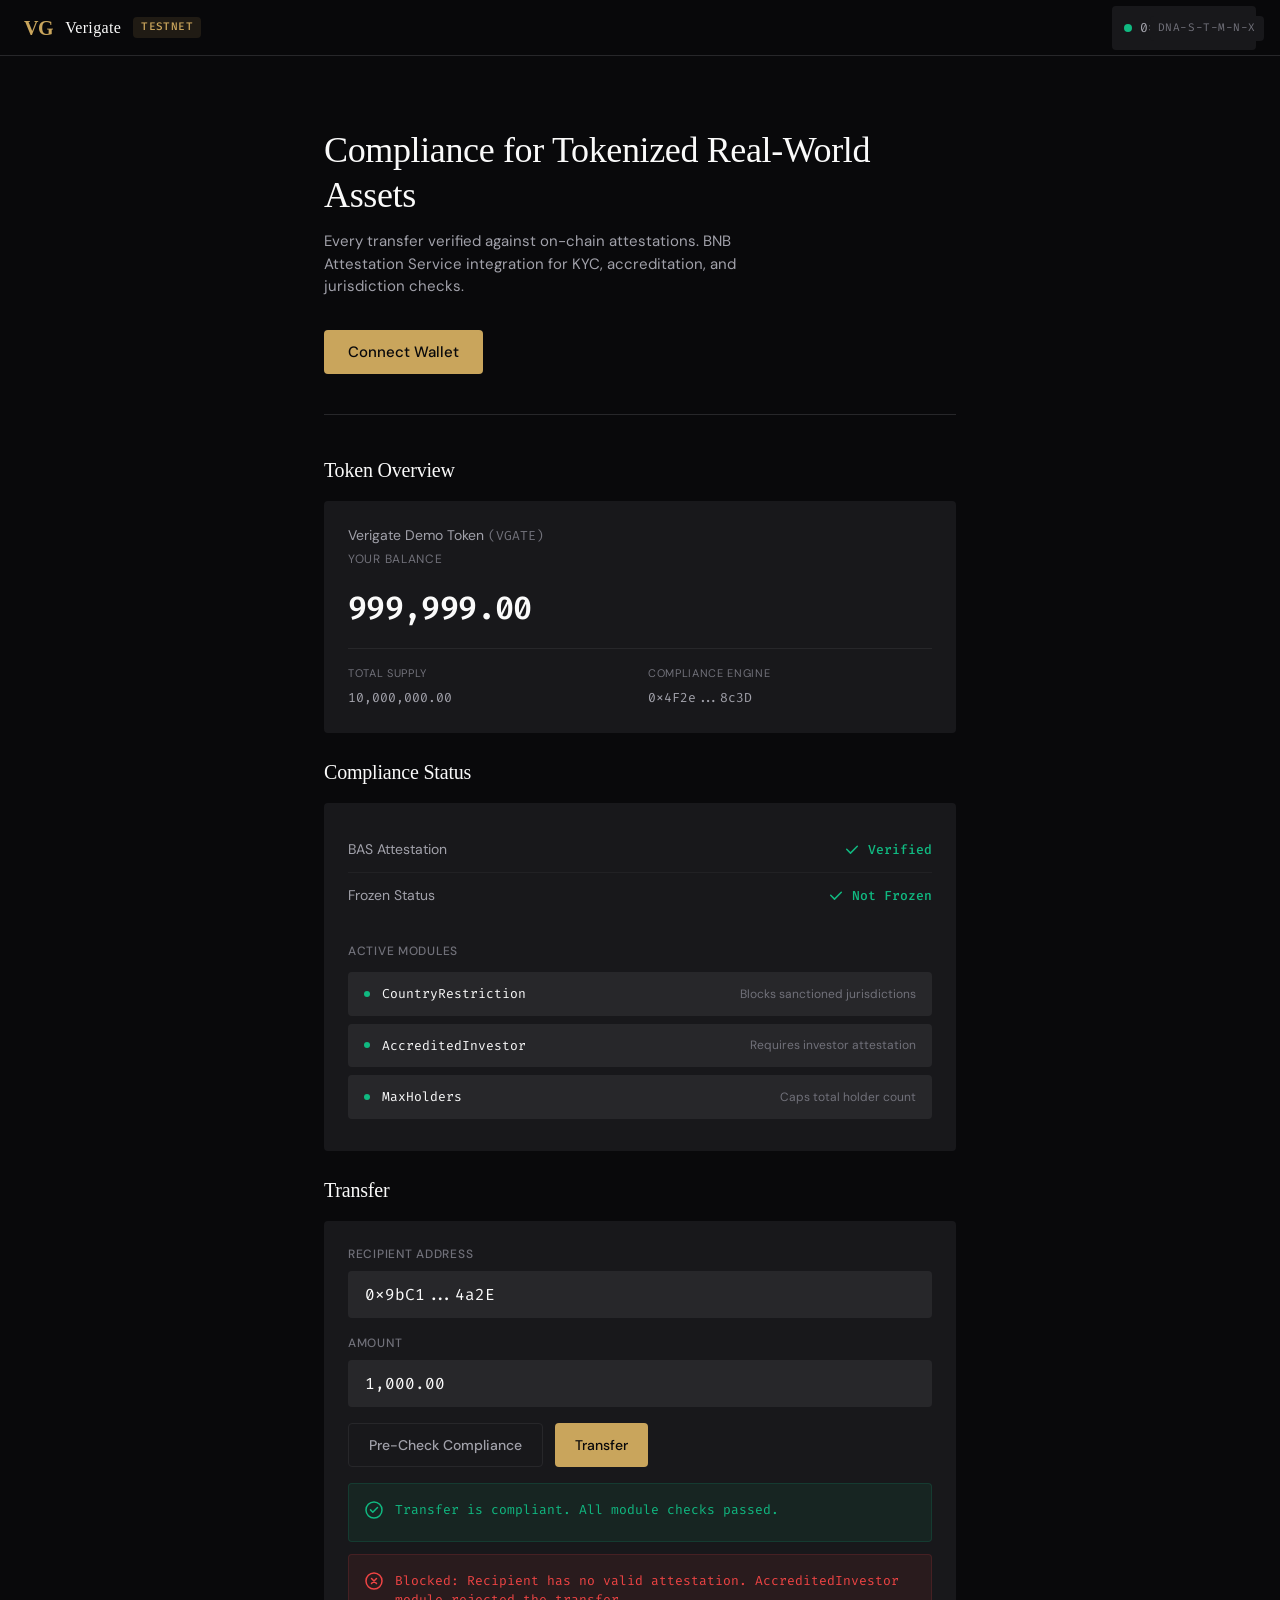
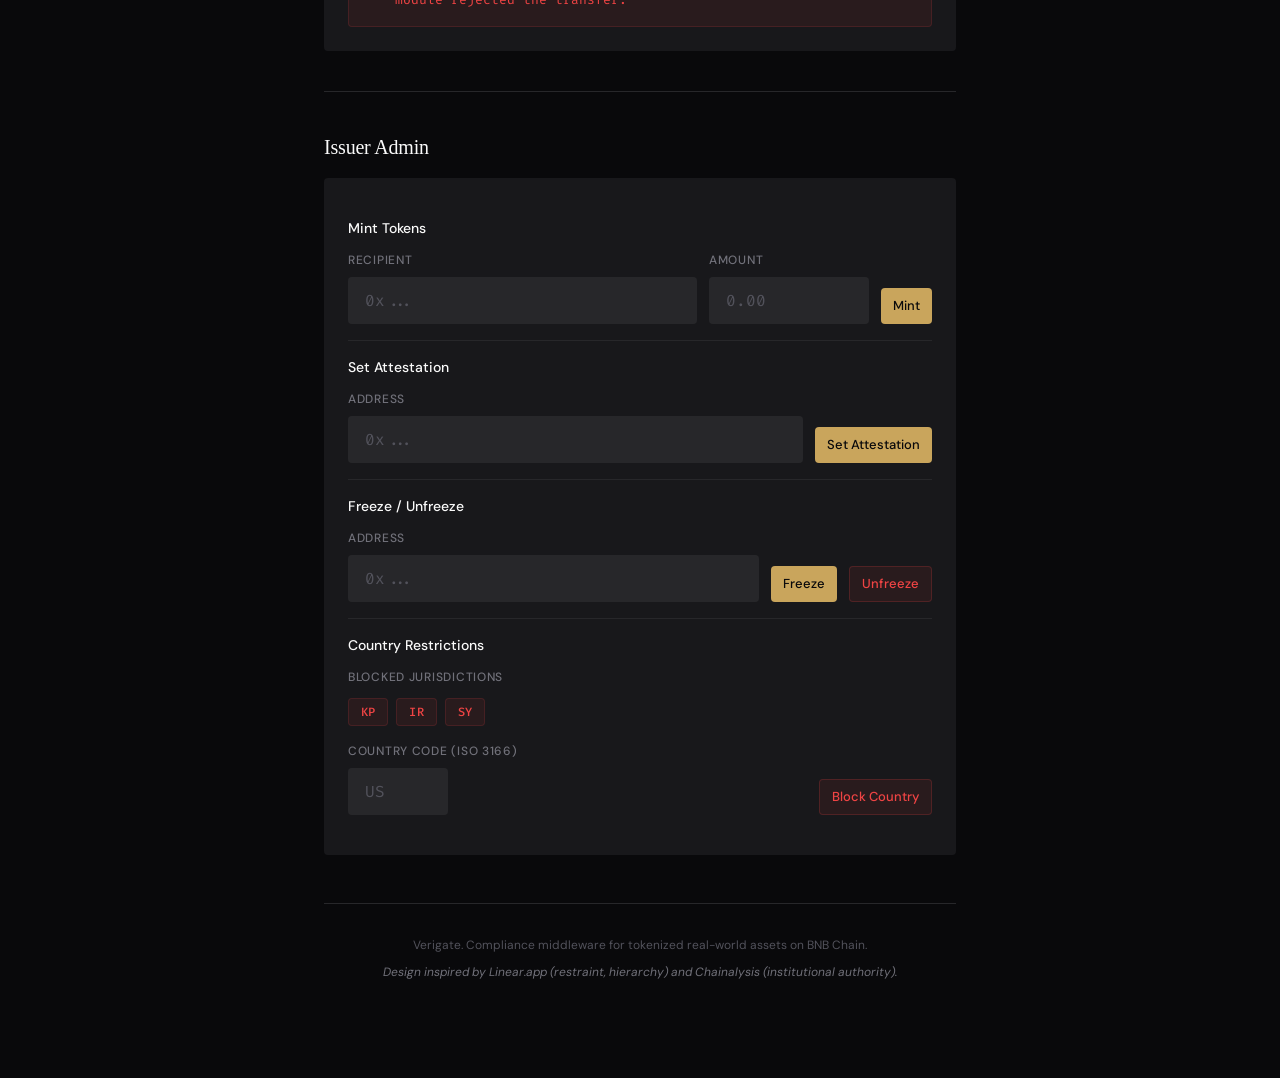
<file: proposals/proposal-1.html>
<!DOCTYPE html>
<html lang="en">
<head>
  <meta charset="UTF-8">
  <meta name="viewport" content="width=device-width, initial-scale=1.0">
  <title>Verigate — Compliance for Tokenized Real-World Assets</title>

  <!-- UX ARCHITECTURE
  =====================================================================
  DNA Code: DNA-S-T-M-N-X
  S = Single-column vertical flow
  T = Top-fixed minimal header
  M = Minimal hero (quick to content)
  N = Neutral palette (dark grays + amber accent)
  X = Mixed typography (serif headings, monospace data, sans labels)

  INFORMATION HIERARCHY:
  1. Header (persistent context: brand + network + wallet)
  2. Hero (value prop when disconnected, collapses when connected)
  3. Token Overview (what you hold)
  4. Compliance Status (are you clear?)
  5. Transfer Form (primary action)
  6. Issuer Admin (power-user controls)

  VISUAL LANGUAGE:
  - Panels differentiated by background shade, not borders
  - Amber (#C9A55C) = value, action, brand accent
  - Emerald (#10b981) = verified, compliant, safe
  - Red (#ef4444) = blocked, frozen, error
  - 4-level text: primary > secondary > muted > disabled
  - Serif headings = institutional authority
  - Monospace = on-chain data, addresses, numbers
  - All spacing on 4px grid

  INTERACTION MODEL:
  - Pre-check before transfer (non-destructive)
  - Compliance result inline (no modals)
  - Admin actions sectioned, not tabbed (all visible)
  ===================================================================== -->

  <link rel="preconnect" href="https://fonts.googleapis.com">
  <link rel="preconnect" href="https://fonts.gstatic.com" crossorigin>
  <link href="https://fonts.googleapis.com/css2?family=Fira+Code:wght@400;500;600&family=DM+Sans:wght@400;500;600&display=swap" rel="stylesheet">

  <style>
    /* ===== RESET ===== */
    *, *::before, *::after { box-sizing: border-box; margin: 0; padding: 0; }

    /* ===== DESIGN TOKENS ===== */
    :root {
      /* Surfaces */
      --base: #09090b;
      --surface: #18181b;
      --elevated: #27272a;
      --border-subtle: #27272a;

      /* Text hierarchy (4 levels) */
      --text-primary: #fafafa;
      --text-secondary: #a1a1aa;
      --text-muted: #71717a;
      --text-disabled: #52525b;

      /* Accent */
      --amber: #C9A55C;
      --amber-hover: #d4b06a;
      --amber-muted: rgba(201, 165, 92, 0.12);

      /* Semantic */
      --verified: #10b981;
      --verified-bg: rgba(16, 185, 129, 0.08);
      --blocked: #ef4444;
      --blocked-bg: rgba(239, 68, 68, 0.08);

      /* Typography */
      --font-serif: Georgia, 'Times New Roman', serif;
      --font-sans: 'DM Sans', system-ui, sans-serif;
      --font-mono: 'Fira Code', 'Courier New', monospace;

      /* Spacing (4px grid) */
      --sp-1: 4px;
      --sp-2: 8px;
      --sp-3: 12px;
      --sp-4: 16px;
      --sp-5: 20px;
      --sp-6: 24px;
      --sp-8: 32px;
      --sp-10: 40px;
      --sp-12: 48px;
      --sp-16: 64px;

      /* Radius */
      --radius-none: 0px;
      --radius-sm: 4px;

      /* Transitions */
      --ease-fast: 150ms ease-out;
      --ease-normal: 200ms ease-out;
    }

    /* ===== BASE ===== */
    html {
      font-size: 16px;
      -webkit-font-smoothing: antialiased;
      -moz-osx-font-smoothing: grayscale;
    }

    body {
      font-family: var(--font-sans);
      background: var(--base);
      color: var(--text-primary);
      line-height: 1.5;
      min-height: 100vh;
    }

    /* ===== DNA BADGE (fixed top-right) ===== */
    .dna-badge {
      position: fixed;
      top: var(--sp-4);
      right: var(--sp-4);
      z-index: 1000;
      font-family: var(--font-mono);
      font-size: 11px;
      letter-spacing: 0.05em;
      color: var(--text-muted);
      background: var(--surface);
      padding: var(--sp-1) var(--sp-2);
      border-radius: var(--radius-sm);
    }

    /* ===== HEADER ===== */
    /* UX: Persistent context bar. Brand left, wallet right. Testnet badge for network awareness. */
    .header {
      position: fixed;
      top: 0;
      left: 0;
      right: 0;
      z-index: 100;
      height: 56px;
      background: rgba(9, 9, 11, 0.92);
      backdrop-filter: blur(12px);
      -webkit-backdrop-filter: blur(12px);
      border-bottom: 1px solid var(--border-subtle);
      display: flex;
      align-items: center;
      justify-content: space-between;
      padding: 0 var(--sp-6);
    }

    .header-left {
      display: flex;
      align-items: center;
      gap: var(--sp-3);
    }

    .logo-mark {
      font-family: var(--font-serif);
      font-size: 20px;
      font-weight: 700;
      color: var(--amber);
      letter-spacing: -0.02em;
      line-height: 1;
    }

    .logo-text {
      font-family: var(--font-serif);
      font-size: 16px;
      font-weight: 400;
      color: var(--text-primary);
      letter-spacing: 0.02em;
    }

    .testnet-badge {
      font-family: var(--font-mono);
      font-size: 11px;
      font-weight: 500;
      color: var(--amber);
      background: var(--amber-muted);
      padding: 2px var(--sp-2);
      border-radius: var(--radius-sm);
      letter-spacing: 0.04em;
      text-transform: uppercase;
    }

    .btn-connect {
      font-family: var(--font-sans);
      font-size: 14px;
      font-weight: 500;
      color: var(--base);
      background: var(--amber);
      border: none;
      padding: var(--sp-2) var(--sp-4);
      border-radius: var(--radius-sm);
      cursor: pointer;
      transition: background var(--ease-fast);
      min-height: 44px;
      display: flex;
      align-items: center;
    }

    .btn-connect:hover { background: var(--amber-hover); }
    .btn-connect:focus-visible {
      outline: 2px solid var(--amber);
      outline-offset: 2px;
    }

    .wallet-connected {
      display: flex;
      align-items: center;
      gap: var(--sp-2);
      font-family: var(--font-mono);
      font-size: 13px;
      color: var(--text-secondary);
      background: var(--surface);
      padding: var(--sp-2) var(--sp-3);
      border-radius: var(--radius-sm);
      min-height: 44px;
    }

    .wallet-dot {
      width: 8px;
      height: 8px;
      border-radius: 50%;
      background: var(--verified);
      flex-shrink: 0;
    }

    /* ===== MAIN CONTAINER ===== */
    .main {
      max-width: 680px;
      margin: 0 auto;
      padding: 80px var(--sp-6) var(--sp-16);
    }

    /* ===== HERO (disconnected state) ===== */
    /* UX: Minimal hero. Serif heading sets institutional tone immediately.
       Single CTA. No decorative elements. */
    .hero {
      padding: var(--sp-12) 0 var(--sp-10);
      border-bottom: 1px solid var(--border-subtle);
      margin-bottom: var(--sp-10);
    }

    .hero h1 {
      font-family: var(--font-serif);
      font-size: clamp(28px, 4vw, 36px);
      font-weight: 400;
      color: var(--text-primary);
      line-height: 1.25;
      letter-spacing: -0.01em;
      margin-bottom: var(--sp-3);
    }

    .hero p {
      font-size: 15px;
      color: var(--text-secondary);
      margin-bottom: var(--sp-8);
      max-width: 480px;
    }

    .hero .btn-connect {
      font-size: 15px;
      padding: var(--sp-3) var(--sp-6);
    }

    /* ===== SECTION TITLES ===== */
    .section-title {
      font-family: var(--font-serif);
      font-size: 20px;
      font-weight: 400;
      color: var(--text-primary);
      letter-spacing: -0.01em;
      margin-bottom: var(--sp-4);
    }

    .section-subtitle {
      font-family: var(--font-sans);
      font-size: 12px;
      font-weight: 500;
      color: var(--text-muted);
      text-transform: uppercase;
      letter-spacing: 0.06em;
      margin-bottom: var(--sp-3);
    }

    /* ===== PANELS ===== */
    /* UX: Panels use background-color shifts only. No box-shadow, no hard borders.
       This creates depth through value contrast, not decoration. */
    .panel {
      background: var(--surface);
      border-radius: var(--radius-sm);
      padding: var(--sp-6);
      margin-bottom: var(--sp-6);
    }

    .panel-inner {
      background: var(--elevated);
      border-radius: var(--radius-sm);
      padding: var(--sp-4);
    }

    .panel-inner + .panel-inner {
      margin-top: var(--sp-3);
    }

    /* ===== TOKEN OVERVIEW ===== */
    /* UX: Token identity and balance front-and-center. Monospace for all numerical data. */
    .token-name {
      font-family: var(--font-sans);
      font-size: 14px;
      color: var(--text-secondary);
      margin-bottom: var(--sp-1);
    }

    .token-symbol {
      font-family: var(--font-mono);
      font-size: 13px;
      color: var(--text-muted);
    }

    .token-balance {
      font-family: var(--font-mono);
      font-size: 32px;
      font-weight: 600;
      color: var(--text-primary);
      font-variant-numeric: tabular-nums;
      letter-spacing: -0.02em;
      margin: var(--sp-4) 0;
    }

    .token-balance-label {
      font-size: 12px;
      color: var(--text-muted);
      text-transform: uppercase;
      letter-spacing: 0.06em;
      margin-bottom: var(--sp-1);
    }

    .token-meta {
      display: grid;
      grid-template-columns: 1fr 1fr;
      gap: var(--sp-4);
      margin-top: var(--sp-4);
      padding-top: var(--sp-4);
      border-top: 1px solid var(--border-subtle);
    }

    .token-meta-item label {
      display: block;
      font-size: 11px;
      color: var(--text-muted);
      text-transform: uppercase;
      letter-spacing: 0.06em;
      margin-bottom: var(--sp-1);
    }

    .token-meta-item span {
      font-family: var(--font-mono);
      font-size: 13px;
      color: var(--text-secondary);
      font-variant-numeric: tabular-nums;
      word-break: break-all;
    }

    /* ===== STATUS INDICATORS ===== */
    /* UX: Binary status. Green = clear. Red = blocked. No ambiguity. */
    .status-row {
      display: flex;
      align-items: center;
      justify-content: space-between;
      padding: var(--sp-3) 0;
    }

    .status-row + .status-row {
      border-top: 1px solid rgba(39, 39, 42, 0.6);
    }

    .status-label {
      font-size: 14px;
      color: var(--text-secondary);
    }

    .status-value {
      display: flex;
      align-items: center;
      gap: var(--sp-2);
      font-family: var(--font-mono);
      font-size: 13px;
      font-weight: 500;
    }

    .status-verified {
      color: var(--verified);
    }

    .status-blocked {
      color: var(--blocked);
    }

    .status-icon {
      width: 16px;
      height: 16px;
      display: inline-flex;
      align-items: center;
      justify-content: center;
    }

    /* ===== MODULE LIST ===== */
    .module-list {
      list-style: none;
      margin-top: var(--sp-3);
    }

    .module-item {
      display: flex;
      align-items: center;
      gap: var(--sp-3);
      padding: var(--sp-3) var(--sp-4);
      background: var(--elevated);
      border-radius: var(--radius-sm);
      margin-bottom: var(--sp-2);
    }

    .module-indicator {
      width: 6px;
      height: 6px;
      border-radius: 50%;
      background: var(--verified);
      flex-shrink: 0;
    }

    .module-name {
      font-family: var(--font-mono);
      font-size: 13px;
      color: var(--text-primary);
    }

    .module-desc {
      font-size: 12px;
      color: var(--text-muted);
      margin-left: auto;
    }

    /* ===== FORM ELEMENTS ===== */
    /* UX: Inputs are 16px minimum (prevents iOS zoom). Monospace for address fields. */
    .form-group {
      margin-bottom: var(--sp-4);
    }

    .form-label {
      display: block;
      font-size: 12px;
      font-weight: 500;
      color: var(--text-muted);
      text-transform: uppercase;
      letter-spacing: 0.06em;
      margin-bottom: var(--sp-2);
    }

    .form-input {
      width: 100%;
      font-family: var(--font-mono);
      font-size: 16px;
      color: var(--text-primary);
      background: var(--elevated);
      border: 1px solid transparent;
      border-radius: var(--radius-sm);
      padding: var(--sp-3) var(--sp-4);
      outline: none;
      transition: border-color var(--ease-fast);
      min-height: 44px;
    }

    .form-input::placeholder {
      color: var(--text-disabled);
    }

    .form-input:focus {
      border-color: var(--amber);
    }

    .form-input:focus-visible {
      outline: 2px solid var(--amber);
      outline-offset: -2px;
    }

    /* ===== BUTTONS ===== */
    .btn-row {
      display: flex;
      gap: var(--sp-3);
      margin-top: var(--sp-4);
    }

    .btn {
      font-family: var(--font-sans);
      font-size: 14px;
      font-weight: 500;
      border: none;
      border-radius: var(--radius-sm);
      padding: var(--sp-3) var(--sp-5);
      cursor: pointer;
      transition: all var(--ease-fast);
      min-height: 44px;
      display: inline-flex;
      align-items: center;
      justify-content: center;
    }

    .btn:focus-visible {
      outline: 2px solid var(--amber);
      outline-offset: 2px;
    }

    .btn-primary {
      background: var(--amber);
      color: var(--base);
    }
    .btn-primary:hover { background: var(--amber-hover); }

    .btn-outline {
      background: transparent;
      color: var(--text-secondary);
      border: 1px solid var(--border-subtle);
    }
    .btn-outline:hover {
      border-color: var(--text-muted);
      color: var(--text-primary);
    }

    .btn-danger {
      background: var(--blocked-bg);
      color: var(--blocked);
      border: 1px solid rgba(239, 68, 68, 0.2);
    }
    .btn-danger:hover {
      background: rgba(239, 68, 68, 0.15);
    }

    .btn-sm {
      font-size: 13px;
      padding: var(--sp-2) var(--sp-3);
      min-height: 36px;
    }

    /* ===== COMPLIANCE RESULT ===== */
    /* UX: Inline result display. No modals. Immediate feedback after pre-check. */
    .compliance-result {
      margin-top: var(--sp-4);
      padding: var(--sp-4);
      border-radius: var(--radius-sm);
      font-size: 14px;
      display: flex;
      align-items: flex-start;
      gap: var(--sp-3);
    }

    .compliance-pass {
      background: var(--verified-bg);
      color: var(--verified);
      border: 1px solid rgba(16, 185, 129, 0.15);
    }

    .compliance-fail {
      background: var(--blocked-bg);
      color: var(--blocked);
      border: 1px solid rgba(239, 68, 68, 0.15);
    }

    .compliance-result-icon {
      flex-shrink: 0;
      margin-top: 1px;
    }

    .compliance-result-text {
      font-family: var(--font-mono);
      font-size: 13px;
      line-height: 1.5;
    }

    /* ===== CHIPS ===== */
    .chip-list {
      display: flex;
      flex-wrap: wrap;
      gap: var(--sp-2);
      margin-top: var(--sp-2);
    }

    .chip {
      font-family: var(--font-mono);
      font-size: 12px;
      font-weight: 500;
      padding: var(--sp-1) var(--sp-3);
      border-radius: var(--radius-sm);
      letter-spacing: 0.02em;
    }

    .chip-blocked {
      background: var(--blocked-bg);
      color: var(--blocked);
      border: 1px solid rgba(239, 68, 68, 0.15);
    }

    /* ===== ADMIN SECTIONS ===== */
    .admin-section {
      padding: var(--sp-4) 0;
    }

    .admin-section + .admin-section {
      border-top: 1px solid var(--border-subtle);
    }

    .admin-section-title {
      font-family: var(--font-sans);
      font-size: 14px;
      font-weight: 500;
      color: var(--text-primary);
      margin-bottom: var(--sp-3);
    }

    .admin-row {
      display: flex;
      gap: var(--sp-3);
      align-items: flex-end;
    }

    .admin-row .form-group {
      flex: 1;
      margin-bottom: 0;
    }

    /* ===== DIVIDER ===== */
    .section-divider {
      height: 1px;
      background: var(--border-subtle);
      margin: var(--sp-10) 0;
    }

    /* ===== FOOTER ===== */
    .footer {
      padding: var(--sp-8) 0;
      border-top: 1px solid var(--border-subtle);
      margin-top: var(--sp-12);
      text-align: center;
    }

    .footer p {
      font-size: 12px;
      color: var(--text-disabled);
      line-height: 1.6;
    }

    .footer .inspiration {
      font-style: italic;
      color: var(--text-muted);
      margin-top: var(--sp-2);
    }

    /* ===== RESPONSIVE ===== */
    @media (max-width: 480px) {
      .main {
        padding: 72px var(--sp-4) var(--sp-12);
      }

      .header {
        padding: 0 var(--sp-4);
      }

      .logo-text { display: none; }

      .panel { padding: var(--sp-4); }

      .token-balance { font-size: 24px; }

      .token-meta {
        grid-template-columns: 1fr;
        gap: var(--sp-3);
      }

      .btn-row {
        flex-direction: column;
      }

      .admin-row {
        flex-direction: column;
        align-items: stretch;
      }

      .admin-row .btn { width: 100%; }

      .module-desc { display: none; }
    }

    /* ===== ACCESSIBILITY ===== */
    @media (prefers-reduced-motion: reduce) {
      * { transition-duration: 0ms !important; }
    }

    /* Focus ring for keyboard navigation */
    :focus-visible {
      outline: 2px solid var(--amber);
      outline-offset: 2px;
    }

    /* Selection */
    ::selection {
      background: rgba(201, 165, 92, 0.3);
      color: var(--text-primary);
    }
  </style>
</head>
<body>

  <!-- DNA BADGE -->
  <div class="dna-badge" aria-hidden="true">DNA-S-T-M-N-X</div>

  <!-- ===== HEADER =====
       UX: Fixed header provides persistent brand + wallet context.
       Testnet badge prevents mainnet confusion.
       Wallet button is the only interactive element. -->
  <header class="header" role="banner">
    <div class="header-left">
      <span class="logo-mark" aria-hidden="true">VG</span>
      <span class="logo-text">Verigate</span>
      <span class="testnet-badge">Testnet</span>
    </div>
    <div class="wallet-connected" role="status" aria-label="Wallet connected">
      <span class="wallet-dot" aria-hidden="true"></span>
      <span>0x7a3B...e91F</span>
    </div>
  </header>

  <main class="main" role="main">

    <!-- ===== HERO (disconnected state) =====
         UX: Minimal hero. Serif heading immediately signals "institutional".
         One line of description. One CTA. Nothing else.
         This section would hide when wallet is connected. -->
    <section class="hero" aria-label="Introduction">
      <h1>Compliance for Tokenized Real-World Assets</h1>
      <p>Every transfer verified against on-chain attestations. BNB Attestation Service integration for KYC, accreditation, and jurisdiction checks.</p>
      <button class="btn-connect" type="button">Connect Wallet</button>
    </section>


    <!-- ===== TOKEN OVERVIEW =====
         UX: Primary context. What token, how much, key addresses.
         Balance in large monospace for scannability.
         Meta grid for secondary data. -->
    <section aria-label="Token Overview">
      <h2 class="section-title">Token Overview</h2>
      <div class="panel">
        <div class="token-name">
          Verigate Demo Token
          <span class="token-symbol">(VGATE)</span>
        </div>
        <div>
          <div class="token-balance-label">Your Balance</div>
          <div class="token-balance">999,999.00</div>
        </div>
        <div class="token-meta">
          <div class="token-meta-item">
            <label>Total Supply</label>
            <span>10,000,000.00</span>
          </div>
          <div class="token-meta-item">
            <label>Compliance Engine</label>
            <span>0x4F2e...8c3D</span>
          </div>
        </div>
      </div>
    </section>


    <!-- ===== COMPLIANCE STATUS =====
         UX: Clear pass/fail for each compliance dimension.
         Binary indicators. No ambiguous "pending" states.
         Module list shows exactly which rules are active. -->
    <section aria-label="Compliance Status" style="margin-top: var(--sp-6);">
      <h2 class="section-title">Compliance Status</h2>
      <div class="panel">
        <div class="status-row">
          <span class="status-label">BAS Attestation</span>
          <span class="status-value status-verified">
            <span class="status-icon" aria-hidden="true">
              <svg width="16" height="16" viewBox="0 0 16 16" fill="none">
                <path d="M13.3 4.3L6.5 11.1L2.7 7.3" stroke="currentColor" stroke-width="1.5" stroke-linecap="round" stroke-linejoin="round"/>
              </svg>
            </span>
            Verified
          </span>
        </div>
        <div class="status-row">
          <span class="status-label">Frozen Status</span>
          <span class="status-value status-verified">
            <span class="status-icon" aria-hidden="true">
              <svg width="16" height="16" viewBox="0 0 16 16" fill="none">
                <path d="M13.3 4.3L6.5 11.1L2.7 7.3" stroke="currentColor" stroke-width="1.5" stroke-linecap="round" stroke-linejoin="round"/>
              </svg>
            </span>
            Not Frozen
          </span>
        </div>

        <div class="section-subtitle" style="margin-top: var(--sp-6);">Active Modules</div>
        <ul class="module-list" aria-label="Active compliance modules">
          <li class="module-item">
            <span class="module-indicator" aria-hidden="true"></span>
            <span class="module-name">CountryRestriction</span>
            <span class="module-desc">Blocks sanctioned jurisdictions</span>
          </li>
          <li class="module-item">
            <span class="module-indicator" aria-hidden="true"></span>
            <span class="module-name">AccreditedInvestor</span>
            <span class="module-desc">Requires investor attestation</span>
          </li>
          <li class="module-item">
            <span class="module-indicator" aria-hidden="true"></span>
            <span class="module-name">MaxHolders</span>
            <span class="module-desc">Caps total holder count</span>
          </li>
        </ul>
      </div>
    </section>


    <!-- ===== TRANSFER FORM =====
         UX: Primary action. Two-step: pre-check (non-destructive) then transfer.
         Pre-check is outline button (secondary action).
         Transfer is filled amber (primary action).
         Results display inline, no modals. -->
    <section aria-label="Transfer" style="margin-top: var(--sp-6);">
      <h2 class="section-title">Transfer</h2>
      <div class="panel">
        <div class="form-group">
          <label class="form-label" for="recipient">Recipient Address</label>
          <input
            class="form-input"
            type="text"
            id="recipient"
            placeholder="0x..."
            value="0x9bC1...4a2E"
            autocomplete="off"
            spellcheck="false"
          >
        </div>
        <div class="form-group">
          <label class="form-label" for="amount">Amount</label>
          <input
            class="form-input"
            type="text"
            id="amount"
            placeholder="0.00"
            value="1,000.00"
            inputmode="decimal"
          >
        </div>
        <div class="btn-row">
          <button class="btn btn-outline" type="button">Pre-Check Compliance</button>
          <button class="btn btn-primary" type="button">Transfer</button>
        </div>

        <!-- Compliance result: PASS state -->
        <div class="compliance-result compliance-pass" role="status" aria-live="polite">
          <span class="compliance-result-icon" aria-hidden="true">
            <svg width="18" height="18" viewBox="0 0 18 18" fill="none">
              <circle cx="9" cy="9" r="8" stroke="currentColor" stroke-width="1.5"/>
              <path d="M12.5 6.5L7.8 11.2L5.5 8.9" stroke="currentColor" stroke-width="1.5" stroke-linecap="round" stroke-linejoin="round"/>
            </svg>
          </span>
          <span class="compliance-result-text">Transfer is compliant. All module checks passed.</span>
        </div>

        <!-- Compliance result: FAIL state -->
        <div class="compliance-result compliance-fail" role="alert" aria-live="assertive" style="margin-top: var(--sp-3);">
          <span class="compliance-result-icon" aria-hidden="true">
            <svg width="18" height="18" viewBox="0 0 18 18" fill="none">
              <circle cx="9" cy="9" r="8" stroke="currentColor" stroke-width="1.5"/>
              <path d="M6.5 6.5L11.5 11.5M11.5 6.5L6.5 11.5" stroke="currentColor" stroke-width="1.5" stroke-linecap="round"/>
            </svg>
          </span>
          <span class="compliance-result-text">Blocked: Recipient has no valid attestation. AccreditedInvestor module rejected the transfer.</span>
        </div>
      </div>
    </section>


    <div class="section-divider"></div>


    <!-- ===== ISSUER ADMIN =====
         UX: Power-user section. All admin actions visible (no hidden tabs).
         Each sub-section is a clear action group.
         Country chips give immediate visual feedback on blocked jurisdictions. -->
    <section aria-label="Issuer Administration">
      <h2 class="section-title">Issuer Admin</h2>
      <div class="panel">

        <!-- Mint -->
        <div class="admin-section">
          <div class="admin-section-title">Mint Tokens</div>
          <div class="admin-row">
            <div class="form-group">
              <label class="form-label" for="mint-to">Recipient</label>
              <input class="form-input" type="text" id="mint-to" placeholder="0x..." autocomplete="off" spellcheck="false">
            </div>
            <div class="form-group" style="max-width: 160px;">
              <label class="form-label" for="mint-amount">Amount</label>
              <input class="form-input" type="text" id="mint-amount" placeholder="0.00" inputmode="decimal">
            </div>
            <button class="btn btn-primary btn-sm" type="button" style="flex-shrink: 0;">Mint</button>
          </div>
        </div>

        <!-- Set Attestation -->
        <div class="admin-section">
          <div class="admin-section-title">Set Attestation</div>
          <div class="admin-row">
            <div class="form-group">
              <label class="form-label" for="attest-addr">Address</label>
              <input class="form-input" type="text" id="attest-addr" placeholder="0x..." autocomplete="off" spellcheck="false">
            </div>
            <button class="btn btn-primary btn-sm" type="button" style="flex-shrink: 0;">Set Attestation</button>
          </div>
        </div>

        <!-- Freeze / Unfreeze -->
        <div class="admin-section">
          <div class="admin-section-title">Freeze / Unfreeze</div>
          <div class="admin-row">
            <div class="form-group">
              <label class="form-label" for="freeze-addr">Address</label>
              <input class="form-input" type="text" id="freeze-addr" placeholder="0x..." autocomplete="off" spellcheck="false">
            </div>
            <button class="btn btn-primary btn-sm" type="button" style="flex-shrink: 0;">Freeze</button>
            <button class="btn btn-danger btn-sm" type="button" style="flex-shrink: 0;">Unfreeze</button>
          </div>
        </div>

        <!-- Country Restrictions -->
        <div class="admin-section">
          <div class="admin-section-title">Country Restrictions</div>
          <div class="section-subtitle">Blocked Jurisdictions</div>
          <div class="chip-list" aria-label="Blocked countries">
            <span class="chip chip-blocked" role="listitem">KP</span>
            <span class="chip chip-blocked" role="listitem">IR</span>
            <span class="chip chip-blocked" role="listitem">SY</span>
          </div>
          <div class="admin-row" style="margin-top: var(--sp-4);">
            <div class="form-group">
              <label class="form-label" for="country-code">Country Code (ISO 3166)</label>
              <input class="form-input" type="text" id="country-code" placeholder="US" maxlength="2" style="max-width: 100px; text-transform: uppercase;">
            </div>
            <button class="btn btn-danger btn-sm" type="button" style="flex-shrink: 0;">Block Country</button>
          </div>
        </div>

      </div>
    </section>


    <!-- ===== FOOTER ===== -->
    <footer class="footer" role="contentinfo">
      <p>Verigate. Compliance middleware for tokenized real-world assets on BNB Chain.</p>
      <p class="inspiration">Design inspired by Linear.app (restraint, hierarchy) and Chainalysis (institutional authority).</p>
    </footer>

  </main>

</body>
</html>
</file>
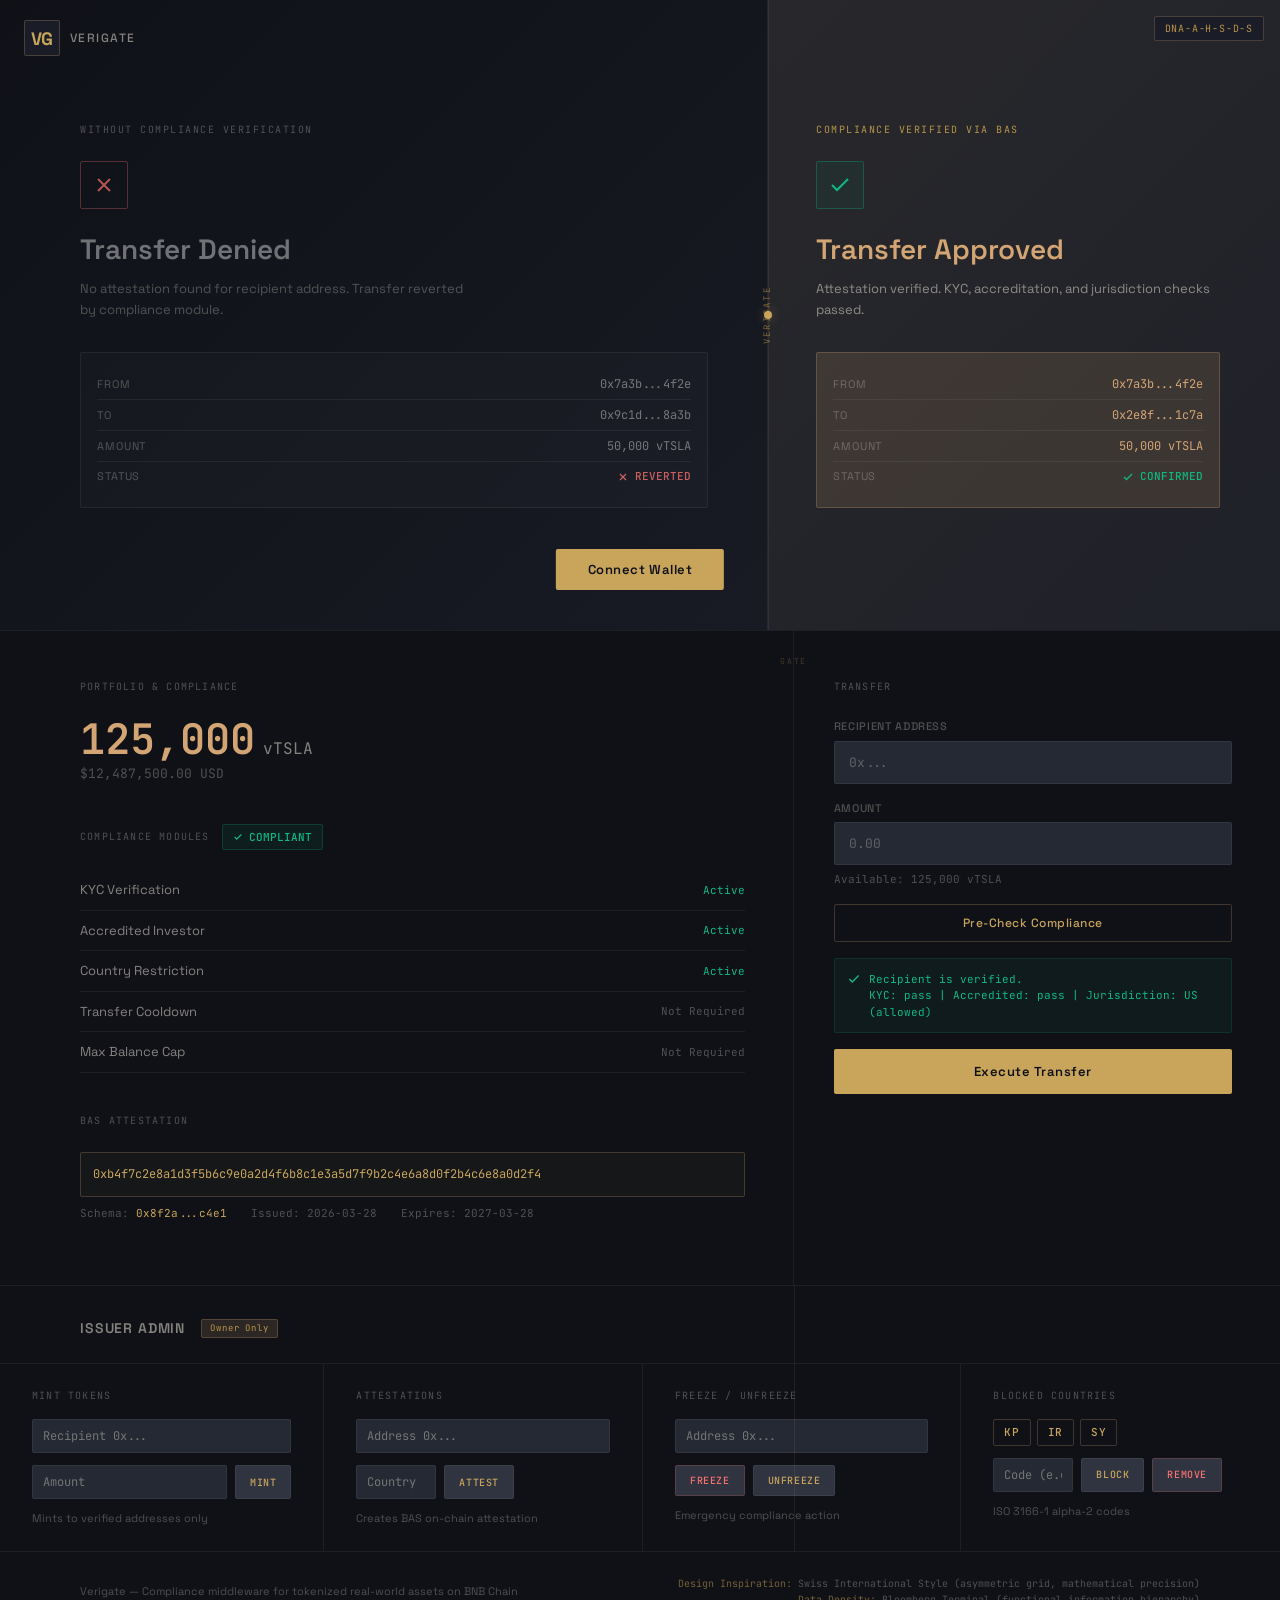
<file: proposals/proposal-2.html>
<!DOCTYPE html>
<html lang="en">
<head>
<meta charset="UTF-8">
<meta name="viewport" content="width=device-width, initial-scale=1.0">
<title>Verigate — Design Proposal 2: The Checkpoint</title>

<!-- UX ARCHITECTURE
  ============================================================
  CONCEPT: The entire interface is organized around a "gate" metaphor.
  Every screen divides into two zones: unverified (cold, muted) and
  verified (warm, amber). A vertical line acts as the literal gate
  between states. This split is structural, not decorative.

  LAYOUT DNA: A-H-S-D-S
    A = Asymmetric layout (60/40 split, intentional imbalance)
    H = Hidden navigation (floating brand mark only)
    S = Split hero (unverified vs verified zones)
    D = Duotone color (amber/gold + charcoal/slate)
    S = Sans-serif distinctive (Space Grotesk + JetBrains Mono)

  INFORMATION HIERARCHY:
    1. Gate status (approved/denied) — the only thing that matters
    2. Compliance data — attestation UIDs, module status
    3. Actions — transfer, mint, freeze
    4. Admin — issuer controls, country restrictions

  INTERACTION MODEL:
    - No modals. All state changes happen inline.
    - Pre-check before transfer — user sees compliance result
      before committing the transaction.
    - Transitions max 150ms. No spring animations.

  ACCESSIBILITY:
    - All text meets WCAG AA on dark backgrounds
    - Focus rings visible (amber outline)
    - Semantic HTML structure
    - Tab order follows visual flow: left panel → right panel
  ============================================================
-->

<link rel="preconnect" href="https://fonts.googleapis.com">
<link rel="preconnect" href="https://fonts.gstatic.com" crossorigin>
<link href="https://fonts.googleapis.com/css2?family=Space+Grotesk:wght@300;400;500;600;700&family=JetBrains+Mono:wght@400;500;600&display=swap" rel="stylesheet">

<style>
/* ============================================================
   RESET & BASE
   ============================================================ */
*, *::before, *::after { box-sizing: border-box; margin: 0; padding: 0; }

:root {
  /* Amber/Gold family */
  --amber-100: #D4A574;
  --amber-200: #C9A55C;
  --amber-300: #b8944a;
  --amber-400: #a68339;
  --amber-muted: rgba(212, 165, 116, 0.15);
  --amber-glow: rgba(201, 165, 92, 0.08);

  /* Charcoal/Slate family */
  --slate-900: #0f1117;
  --slate-800: #1a1d27;
  --slate-700: #252934;
  --slate-600: #2f3440;
  --slate-500: #3a404d;

  /* Functional only */
  --green: #10b981;
  --coral: #f87171;

  /* Borders */
  --border: rgba(255, 255, 255, 0.06);
  --border-amber: rgba(212, 165, 116, 0.25);

  /* Text */
  --text-primary: #e8e0d4;
  --text-secondary: rgba(232, 224, 212, 0.55);
  --text-muted: rgba(232, 224, 212, 0.3);
  --text-denied: rgba(255, 255, 255, 0.4);

  /* Typography */
  --font-sans: 'Space Grotesk', system-ui, sans-serif;
  --font-mono: 'JetBrains Mono', 'Courier New', monospace;

  /* Gate line */
  --gate-width: 1px;
  --gate-color: rgba(212, 165, 116, 0.2);
}

html {
  font-size: 16px;
  -webkit-font-smoothing: antialiased;
  -moz-osx-font-smoothing: grayscale;
}

body {
  font-family: var(--font-sans);
  background: var(--slate-900);
  color: var(--text-primary);
  line-height: 1.5;
  min-height: 100vh;
}

/* ============================================================
   UTILITY
   ============================================================ */
.mono {
  font-family: var(--font-mono);
  font-variant-numeric: tabular-nums;
}

.truncate {
  overflow: hidden;
  text-overflow: ellipsis;
  white-space: nowrap;
}

/* ============================================================
   DNA BADGE — fixed top-right
   ============================================================ */
.dna-badge {
  position: fixed;
  top: 16px;
  right: 16px;
  z-index: 1000;
  font-family: var(--font-mono);
  font-size: 10px;
  letter-spacing: 0.08em;
  color: var(--amber-300);
  background: var(--slate-800);
  border: 1px solid var(--border-amber);
  padding: 4px 10px;
  border-radius: 2px;
}

/* ============================================================
   FLOATING BRAND MARK — hidden nav pattern
   ============================================================ */
.brand {
  position: fixed;
  top: 20px;
  left: 24px;
  z-index: 1000;
  display: flex;
  align-items: center;
  gap: 10px;
}

.brand-monogram {
  font-family: var(--font-sans);
  font-weight: 700;
  font-size: 18px;
  color: var(--amber-200);
  letter-spacing: -0.02em;
  width: 36px;
  height: 36px;
  display: flex;
  align-items: center;
  justify-content: center;
  border: 1px solid var(--border-amber);
  border-radius: 2px;
  background: var(--slate-800);
}

.brand-text {
  font-size: 12px;
  font-weight: 500;
  letter-spacing: 0.12em;
  text-transform: uppercase;
  color: var(--text-secondary);
}

/* Hamburger — minimal, top-left under brand on mobile */
.nav-toggle {
  display: none;
  position: fixed;
  top: 20px;
  right: 60px;
  z-index: 1000;
  background: none;
  border: 1px solid var(--border);
  padding: 8px;
  cursor: pointer;
  color: var(--text-secondary);
  border-radius: 2px;
}

.nav-toggle span {
  display: block;
  width: 16px;
  height: 1px;
  background: var(--text-secondary);
  margin: 3px 0;
}

/* ============================================================
   HERO — THE SPLIT / THE GATE
   ============================================================ */

/* UX NOTE: The hero IS the product pitch. Left = what happens
   without Verigate (blocked, cold). Right = what happens with
   it (approved, warm). The gate line is the product itself. */

.hero {
  display: flex;
  min-height: 70vh;
  position: relative;
  overflow: hidden;
}

/* --- Unverified zone (left, 60%) --- */
.hero-denied {
  flex: 0 0 60%;
  background: var(--slate-900);
  display: flex;
  flex-direction: column;
  justify-content: center;
  padding: 80px 60px 80px 80px;
  position: relative;
}

.hero-denied::before {
  content: '';
  position: absolute;
  inset: 0;
  background: linear-gradient(135deg, rgba(15, 17, 23, 0.95), rgba(26, 29, 39, 0.8));
  pointer-events: none;
}

.hero-denied > * { position: relative; z-index: 1; }

.hero-label {
  font-family: var(--font-mono);
  font-size: 10px;
  letter-spacing: 0.15em;
  text-transform: uppercase;
  margin-bottom: 24px;
}

.hero-denied .hero-label { color: var(--text-muted); }

.hero-denied .hero-icon {
  width: 48px;
  height: 48px;
  border: 1px solid rgba(248, 113, 113, 0.3);
  border-radius: 2px;
  display: flex;
  align-items: center;
  justify-content: center;
  margin-bottom: 24px;
}

.hero-denied .hero-icon svg { color: var(--coral); opacity: 0.7; }

.hero-title {
  font-size: 28px;
  font-weight: 600;
  line-height: 1.2;
  margin-bottom: 12px;
}

.hero-denied .hero-title { color: var(--text-denied); }

.hero-detail {
  font-size: 13px;
  line-height: 1.6;
  max-width: 400px;
}

.hero-denied .hero-detail { color: var(--text-muted); }

.hero-denied .tx-preview {
  margin-top: 32px;
  padding: 16px;
  background: rgba(255, 255, 255, 0.02);
  border: 1px solid var(--border);
  border-radius: 2px;
}

.tx-preview .tx-row {
  display: flex;
  justify-content: space-between;
  align-items: center;
  padding: 6px 0;
  font-size: 12px;
}

.tx-preview .tx-row + .tx-row { border-top: 1px solid var(--border); }

.tx-label { color: var(--text-muted); font-size: 11px; text-transform: uppercase; letter-spacing: 0.08em; }
.tx-value { font-family: var(--font-mono); font-size: 12px; }

.hero-denied .tx-value { color: var(--text-denied); }

.tx-status-denied {
  display: inline-flex;
  align-items: center;
  gap: 6px;
  color: var(--coral);
  font-family: var(--font-mono);
  font-size: 11px;
  font-weight: 500;
  opacity: 0.8;
}

/* --- Gate line (the product metaphor) --- */

/* UX NOTE: This vertical line IS Verigate. It's the gate between
   non-compliance and compliance. The rotated text labels it. */

.gate-line {
  position: absolute;
  left: 60%;
  top: 0;
  bottom: 0;
  width: 40px;
  display: flex;
  align-items: center;
  justify-content: center;
  z-index: 10;
  transform: translateX(-50%);
}

.gate-line::before {
  content: '';
  position: absolute;
  left: 50%;
  top: 0;
  bottom: 0;
  width: var(--gate-width);
  background: var(--gate-color);
  transform: translateX(-50%);
}

.gate-line::after {
  content: '';
  position: absolute;
  left: 50%;
  top: 50%;
  width: 8px;
  height: 8px;
  background: var(--amber-200);
  border-radius: 50%;
  transform: translate(-50%, -50%);
  box-shadow: 0 0 12px rgba(201, 165, 92, 0.4);
}

.gate-text {
  font-family: var(--font-mono);
  font-size: 9px;
  letter-spacing: 0.25em;
  text-transform: uppercase;
  color: var(--amber-300);
  writing-mode: vertical-rl;
  transform: rotate(180deg);
  opacity: 0.6;
  user-select: none;
}

/* --- Verified zone (right, 40%) --- */
.hero-approved {
  flex: 0 0 40%;
  background: var(--slate-800);
  display: flex;
  flex-direction: column;
  justify-content: center;
  padding: 80px 60px 80px 48px;
  position: relative;
}

.hero-approved::before {
  content: '';
  position: absolute;
  inset: 0;
  background: linear-gradient(135deg, var(--amber-glow), rgba(201, 165, 92, 0.03));
  pointer-events: none;
}

.hero-approved > * { position: relative; z-index: 1; }

.hero-approved .hero-label { color: var(--amber-300); }

.hero-approved .hero-icon {
  width: 48px;
  height: 48px;
  border: 1px solid rgba(16, 185, 129, 0.3);
  border-radius: 2px;
  display: flex;
  align-items: center;
  justify-content: center;
  margin-bottom: 24px;
  background: rgba(16, 185, 129, 0.05);
}

.hero-approved .hero-icon svg { color: var(--green); }

.hero-approved .hero-title { color: var(--amber-100); }

.hero-approved .hero-detail { color: var(--text-secondary); }

.hero-approved .tx-preview {
  margin-top: 32px;
  padding: 16px;
  background: var(--amber-muted);
  border: 1px solid var(--border-amber);
  border-radius: 2px;
}

.hero-approved .tx-value { color: var(--amber-100); }

.tx-status-approved {
  display: inline-flex;
  align-items: center;
  gap: 6px;
  color: var(--green);
  font-family: var(--font-mono);
  font-size: 11px;
  font-weight: 500;
}

/* --- CTA centered below hero --- */
.hero-cta {
  position: absolute;
  bottom: 40px;
  left: 50%;
  transform: translateX(-50%);
  z-index: 20;
}

.btn-connect {
  font-family: var(--font-sans);
  font-size: 13px;
  font-weight: 600;
  letter-spacing: 0.04em;
  color: var(--slate-900);
  background: var(--amber-200);
  border: none;
  padding: 12px 32px;
  border-radius: 2px;
  cursor: pointer;
  transition: background 150ms;
}

.btn-connect:hover { background: var(--amber-100); }
.btn-connect:focus-visible { outline: 2px solid var(--amber-200); outline-offset: 2px; }

/* ============================================================
   DASHBOARD — ASYMMETRIC TWO-PANEL
   ============================================================ */

/* UX NOTE: The dashboard maintains the split metaphor.
   Left (wide) = data/status (what you know).
   Right (narrow) = actions (what you do).
   The gate line continues as a structural divider. */

.dashboard {
  display: flex;
  position: relative;
  border-top: 1px solid var(--border);
}

.dashboard-data {
  flex: 0 0 62%;
  padding: 48px 48px 48px 80px;
  border-right: 1px solid var(--border);
  position: relative;
}

/* Subtle gate continuation on the dashboard border */
.dashboard::before {
  content: 'GATE';
  position: absolute;
  left: 62%;
  top: 24px;
  transform: translateX(-50%);
  font-family: var(--font-mono);
  font-size: 8px;
  letter-spacing: 0.2em;
  color: var(--amber-300);
  opacity: 0.3;
  z-index: 5;
}

.dashboard-actions {
  flex: 0 0 38%;
  padding: 48px 48px 48px 40px;
}

.section-label {
  font-family: var(--font-mono);
  font-size: 10px;
  letter-spacing: 0.12em;
  text-transform: uppercase;
  color: var(--text-muted);
  margin-bottom: 24px;
}

/* --- Token Balance --- */
.balance-block { margin-bottom: 40px; }

.balance-amount {
  font-family: var(--font-mono);
  font-size: 42px;
  font-weight: 600;
  color: var(--amber-100);
  line-height: 1;
  margin-bottom: 4px;
  font-variant-numeric: tabular-nums;
}

.balance-symbol {
  font-size: 16px;
  font-weight: 400;
  color: var(--text-secondary);
  margin-left: 8px;
}

.balance-usd {
  font-family: var(--font-mono);
  font-size: 13px;
  color: var(--text-muted);
  font-variant-numeric: tabular-nums;
}

/* --- Compliance Status --- */
.compliance-block { margin-bottom: 40px; }

.compliance-header {
  display: flex;
  align-items: center;
  gap: 12px;
  margin-bottom: 20px;
}

.compliance-badge {
  display: inline-flex;
  align-items: center;
  gap: 6px;
  font-family: var(--font-mono);
  font-size: 11px;
  font-weight: 500;
  padding: 4px 10px;
  border-radius: 2px;
}

.compliance-badge.verified {
  color: var(--green);
  background: rgba(16, 185, 129, 0.08);
  border: 1px solid rgba(16, 185, 129, 0.2);
}

.module-list { list-style: none; }

.module-item {
  display: flex;
  align-items: center;
  justify-content: space-between;
  padding: 10px 0;
  border-bottom: 1px solid var(--border);
  font-size: 13px;
}

.module-name { color: var(--text-secondary); }

.module-status {
  font-family: var(--font-mono);
  font-size: 11px;
  font-variant-numeric: tabular-nums;
}

.module-status.active { color: var(--green); }
.module-status.inactive { color: var(--text-muted); }

/* --- Attestation --- */
.attestation-block { margin-bottom: 16px; }

.attestation-uid {
  font-family: var(--font-mono);
  font-size: 12px;
  color: var(--amber-200);
  word-break: break-all;
  line-height: 1.6;
  padding: 12px;
  background: rgba(201, 165, 92, 0.04);
  border: 1px solid var(--border-amber);
  border-radius: 2px;
  font-variant-numeric: tabular-nums;
}

.attestation-meta {
  display: flex;
  gap: 24px;
  margin-top: 8px;
  font-size: 11px;
  color: var(--text-muted);
}

.attestation-meta span { font-family: var(--font-mono); }

/* --- Transfer Form (right panel) --- */
.transfer-form { display: flex; flex-direction: column; gap: 16px; }

.form-group { display: flex; flex-direction: column; gap: 6px; }

.form-label {
  font-size: 11px;
  font-weight: 500;
  letter-spacing: 0.06em;
  text-transform: uppercase;
  color: var(--text-muted);
}

.form-input {
  font-family: var(--font-mono);
  font-size: 13px;
  color: var(--text-primary);
  background: var(--slate-700);
  border: 1px solid var(--border);
  padding: 12px 14px;
  border-radius: 2px;
  outline: none;
  transition: border-color 150ms;
  font-variant-numeric: tabular-nums;
}

.form-input::placeholder { color: var(--text-muted); }
.form-input:focus { border-color: var(--amber-300); }
.form-input:focus-visible { outline: 2px solid var(--amber-200); outline-offset: 1px; }

.form-hint {
  font-size: 11px;
  color: var(--text-muted);
  font-family: var(--font-mono);
}

.btn-precheck {
  font-family: var(--font-sans);
  font-size: 12px;
  font-weight: 500;
  letter-spacing: 0.04em;
  color: var(--amber-200);
  background: transparent;
  border: 1px solid var(--border-amber);
  padding: 10px 20px;
  border-radius: 2px;
  cursor: pointer;
  transition: background 150ms;
}

.btn-precheck:hover { background: var(--amber-muted); }
.btn-precheck:focus-visible { outline: 2px solid var(--amber-200); outline-offset: 2px; }

/* Pre-check result */
.precheck-result {
  padding: 12px;
  border-radius: 2px;
  font-size: 12px;
  display: flex;
  align-items: flex-start;
  gap: 8px;
}

.precheck-result.pass {
  background: rgba(16, 185, 129, 0.06);
  border: 1px solid rgba(16, 185, 129, 0.15);
  color: var(--green);
}

.precheck-result .precheck-text { font-family: var(--font-mono); font-size: 11px; line-height: 1.5; }

.btn-transfer {
  font-family: var(--font-sans);
  font-size: 13px;
  font-weight: 600;
  letter-spacing: 0.04em;
  color: var(--slate-900);
  background: var(--amber-200);
  border: none;
  padding: 14px 24px;
  border-radius: 2px;
  cursor: pointer;
  transition: background 150ms;
  width: 100%;
}

.btn-transfer:hover { background: var(--amber-100); }
.btn-transfer:focus-visible { outline: 2px solid var(--amber-200); outline-offset: 2px; }

/* ============================================================
   ISSUER ADMIN — HORIZONTAL SECTIONS
   ============================================================ */

/* UX NOTE: Admin functions are below the fold, separated by
   a strong border. These are issuer-only and less frequent.
   Still maintains the gate line as a background element. */

.admin {
  border-top: 1px solid var(--border);
  position: relative;
}

.admin-header {
  padding: 32px 80px 0;
  display: flex;
  align-items: center;
  gap: 16px;
}

.admin-title {
  font-size: 14px;
  font-weight: 600;
  letter-spacing: 0.06em;
  text-transform: uppercase;
  color: var(--text-secondary);
}

.admin-badge {
  font-family: var(--font-mono);
  font-size: 9px;
  letter-spacing: 0.1em;
  color: var(--amber-300);
  background: var(--amber-muted);
  border: 1px solid var(--border-amber);
  padding: 2px 8px;
  border-radius: 2px;
}

/* Vertical gate continuation */
.admin::before {
  content: '';
  position: absolute;
  left: 62%;
  top: 0;
  bottom: 0;
  width: var(--gate-width);
  background: var(--gate-color);
  opacity: 0.5;
  pointer-events: none;
}

.admin-grid {
  display: grid;
  grid-template-columns: 1fr 1fr 1fr 1fr;
  gap: 0;
  margin-top: 24px;
}

.admin-section {
  padding: 24px 32px;
  border-top: 1px solid var(--border);
  border-right: 1px solid var(--border);
}

.admin-section:last-child { border-right: none; }

.admin-section-title {
  font-family: var(--font-mono);
  font-size: 10px;
  letter-spacing: 0.12em;
  text-transform: uppercase;
  color: var(--text-muted);
  margin-bottom: 16px;
}

.admin-input-row {
  display: flex;
  gap: 8px;
  margin-bottom: 12px;
}

.admin-input {
  font-family: var(--font-mono);
  font-size: 12px;
  color: var(--text-primary);
  background: var(--slate-700);
  border: 1px solid var(--border);
  padding: 8px 10px;
  border-radius: 2px;
  outline: none;
  flex: 1;
  min-width: 0;
  font-variant-numeric: tabular-nums;
}

.admin-input:focus { border-color: var(--amber-300); }
.admin-input:focus-visible { outline: 2px solid var(--amber-200); outline-offset: 1px; }

.btn-admin {
  font-family: var(--font-mono);
  font-size: 10px;
  font-weight: 500;
  letter-spacing: 0.06em;
  text-transform: uppercase;
  color: var(--amber-200);
  background: var(--slate-600);
  border: 1px solid var(--border);
  padding: 8px 14px;
  border-radius: 2px;
  cursor: pointer;
  white-space: nowrap;
  transition: background 150ms;
}

.btn-admin:hover { background: var(--slate-500); }
.btn-admin:focus-visible { outline: 2px solid var(--amber-200); outline-offset: 2px; }

.btn-admin.destructive { color: var(--coral); border-color: rgba(248, 113, 113, 0.2); }
.btn-admin.destructive:hover { background: rgba(248, 113, 113, 0.08); }

/* --- Blocked countries chips --- */
.country-chips {
  display: flex;
  flex-wrap: wrap;
  gap: 6px;
  margin-top: 8px;
}

.country-chip {
  font-family: var(--font-mono);
  font-size: 11px;
  font-weight: 500;
  color: var(--amber-200);
  border: 1px solid var(--border-amber);
  padding: 4px 10px;
  border-radius: 2px;
  letter-spacing: 0.06em;
}

.admin-note {
  font-size: 11px;
  color: var(--text-muted);
  margin-top: 8px;
  line-height: 1.4;
}

/* ============================================================
   FOOTER
   ============================================================ */
.footer {
  border-top: 1px solid var(--border);
  padding: 24px 80px;
  display: flex;
  justify-content: space-between;
  align-items: center;
}

.footer-left {
  font-size: 11px;
  color: var(--text-muted);
}

.footer-right {
  font-family: var(--font-mono);
  font-size: 10px;
  color: var(--text-muted);
  text-align: right;
  line-height: 1.6;
}

.footer-right .cite { color: var(--amber-300); opacity: 0.6; }

/* ============================================================
   RESPONSIVE — MOBILE COLLAPSE
   ============================================================ */

/* UX NOTE: On mobile, the gate line rotates to horizontal.
   The split becomes top/bottom instead of left/right.
   Single column layout. Asymmetry preserved via spacing. */

@media (max-width: 900px) {
  .hero {
    flex-direction: column;
    min-height: auto;
  }

  .hero-denied, .hero-approved {
    flex: none;
    padding: 60px 24px;
  }

  .hero-denied { padding-top: 80px; }

  /* Gate line becomes horizontal */
  .gate-line {
    position: relative;
    left: auto;
    top: auto;
    bottom: auto;
    width: 100%;
    height: 40px;
    transform: none;
  }

  .gate-line::before {
    left: 0;
    right: 0;
    top: 50%;
    bottom: auto;
    width: 100%;
    height: var(--gate-width);
    transform: translateY(-50%);
  }

  .gate-line::after {
    left: 50%;
    top: 50%;
  }

  .gate-text {
    writing-mode: horizontal-tb;
    transform: none;
  }

  .hero-cta {
    position: relative;
    bottom: auto;
    left: auto;
    transform: none;
    text-align: center;
    padding: 24px;
  }

  .dashboard {
    flex-direction: column;
  }

  .dashboard-data, .dashboard-actions {
    flex: none;
    padding: 32px 24px;
  }

  .dashboard-data { border-right: none; border-bottom: 1px solid var(--border); }

  .dashboard::before { display: none; }

  .admin::before { display: none; }

  .admin-grid {
    grid-template-columns: 1fr;
  }

  .admin-section { border-right: none; }

  .admin-header { padding: 32px 24px 0; }

  .footer {
    flex-direction: column;
    gap: 16px;
    padding: 24px;
    text-align: center;
  }

  .footer-right { text-align: center; }

  .brand { left: 16px; top: 14px; }

  .balance-amount { font-size: 32px; }

  .nav-toggle { display: block; }
}

@media (max-width: 600px) {
  .admin-grid { grid-template-columns: 1fr; }
  .admin-input-row { flex-direction: column; }
}
</style>
</head>
<body>

<!-- ============================================================
     DNA BADGE
     ============================================================ -->
<div class="dna-badge">DNA-A-H-S-D-S</div>

<!-- ============================================================
     FLOATING BRAND MARK — Hidden navigation pattern
     Only the brand mark is visible. No nav links.
     ============================================================ -->
<div class="brand">
  <div class="brand-monogram">VG</div>
  <span class="brand-text">Verigate</span>
</div>

<button class="nav-toggle" aria-label="Menu">
  <span></span><span></span><span></span>
</button>

<!-- ============================================================
     HERO — THE SPLIT
     Left: DENIED state (cold, muted, restricted)
     Right: APPROVED state (warm, amber, cleared)
     Gate line divides them — the product itself
     ============================================================ -->
<section class="hero" aria-label="Product overview">

  <!-- DENIED ZONE -->
  <div class="hero-denied">
    <div class="hero-label">Without Compliance Verification</div>
    <div class="hero-icon">
      <svg width="24" height="24" viewBox="0 0 24 24" fill="none" stroke="currentColor" stroke-width="2">
        <line x1="18" y1="6" x2="6" y2="18"></line>
        <line x1="6" y1="6" x2="18" y2="18"></line>
      </svg>
    </div>
    <h2 class="hero-title">Transfer Denied</h2>
    <p class="hero-detail">No attestation found for recipient address. Transfer reverted by compliance module.</p>

    <div class="tx-preview">
      <div class="tx-row">
        <span class="tx-label">From</span>
        <span class="tx-value mono truncate">0x7a3b...4f2e</span>
      </div>
      <div class="tx-row">
        <span class="tx-label">To</span>
        <span class="tx-value mono truncate">0x9c1d...8a3b</span>
      </div>
      <div class="tx-row">
        <span class="tx-label">Amount</span>
        <span class="tx-value mono">50,000 vTSLA</span>
      </div>
      <div class="tx-row">
        <span class="tx-label">Status</span>
        <span class="tx-status-denied">
          <svg width="12" height="12" viewBox="0 0 24 24" fill="none" stroke="currentColor" stroke-width="2.5"><line x1="18" y1="6" x2="6" y2="18"/><line x1="6" y1="6" x2="18" y2="18"/></svg>
          REVERTED
        </span>
      </div>
    </div>
  </div>

  <!-- THE GATE LINE -->
  <div class="gate-line" role="separator" aria-label="Compliance gate">
    <span class="gate-text">Verigate</span>
  </div>

  <!-- APPROVED ZONE -->
  <div class="hero-approved">
    <div class="hero-label">Compliance Verified via BAS</div>
    <div class="hero-icon">
      <svg width="24" height="24" viewBox="0 0 24 24" fill="none" stroke="currentColor" stroke-width="2">
        <polyline points="20 6 9 17 4 12"></polyline>
      </svg>
    </div>
    <h2 class="hero-title">Transfer Approved</h2>
    <p class="hero-detail">Attestation verified. KYC, accreditation, and jurisdiction checks passed.</p>

    <div class="tx-preview">
      <div class="tx-row">
        <span class="tx-label">From</span>
        <span class="tx-value mono truncate">0x7a3b...4f2e</span>
      </div>
      <div class="tx-row">
        <span class="tx-label">To</span>
        <span class="tx-value mono truncate">0x2e8f...1c7a</span>
      </div>
      <div class="tx-row">
        <span class="tx-label">Amount</span>
        <span class="tx-value mono">50,000 vTSLA</span>
      </div>
      <div class="tx-row">
        <span class="tx-label">Status</span>
        <span class="tx-status-approved">
          <svg width="12" height="12" viewBox="0 0 24 24" fill="none" stroke="currentColor" stroke-width="2.5"><polyline points="20 6 9 17 4 12"/></svg>
          CONFIRMED
        </span>
      </div>
    </div>
  </div>

  <!-- CTA -->
  <div class="hero-cta">
    <button class="btn-connect">Connect Wallet</button>
  </div>
</section>

<!-- ============================================================
     DASHBOARD — ASYMMETRIC TWO-PANEL
     Left (62%): Token data, compliance status, attestation
     Right (38%): Transfer form with pre-check
     Gate line continues as the structural border
     ============================================================ -->
<section class="dashboard" aria-label="Dashboard">

  <!-- DATA SIDE (wide) -->
  <div class="dashboard-data">
    <div class="section-label">Portfolio & Compliance</div>

    <!-- Token Balance -->
    <div class="balance-block">
      <div class="balance-amount">125,000<span class="balance-symbol">vTSLA</span></div>
      <div class="balance-usd">$12,487,500.00 USD</div>
    </div>

    <!-- Compliance Status -->
    <div class="compliance-block">
      <div class="compliance-header">
        <span class="section-label" style="margin-bottom:0">Compliance Modules</span>
        <span class="compliance-badge verified">
          <svg width="10" height="10" viewBox="0 0 24 24" fill="none" stroke="currentColor" stroke-width="3"><polyline points="20 6 9 17 4 12"/></svg>
          COMPLIANT
        </span>
      </div>

      <ul class="module-list">
        <li class="module-item">
          <span class="module-name">KYC Verification</span>
          <span class="module-status active mono">Active</span>
        </li>
        <li class="module-item">
          <span class="module-name">Accredited Investor</span>
          <span class="module-status active mono">Active</span>
        </li>
        <li class="module-item">
          <span class="module-name">Country Restriction</span>
          <span class="module-status active mono">Active</span>
        </li>
        <li class="module-item">
          <span class="module-name">Transfer Cooldown</span>
          <span class="module-status inactive mono">Not Required</span>
        </li>
        <li class="module-item">
          <span class="module-name">Max Balance Cap</span>
          <span class="module-status inactive mono">Not Required</span>
        </li>
      </ul>
    </div>

    <!-- Attestation UID -->
    <div class="attestation-block">
      <div class="section-label">BAS Attestation</div>
      <div class="attestation-uid">0xb4f7c2e8a1d3f5b6c9e0a2d4f6b8c1e3a5d7f9b2c4e6a8d0f2b4c6e8a0d2f4</div>
      <div class="attestation-meta">
        <span>Schema: <span class="mono" style="color:var(--amber-200)">0x8f2a...c4e1</span></span>
        <span>Issued: <span class="mono">2026-03-28</span></span>
        <span>Expires: <span class="mono">2027-03-28</span></span>
      </div>
    </div>
  </div>

  <!-- ACTION SIDE (narrow) -->
  <div class="dashboard-actions">
    <div class="section-label">Transfer</div>

    <form class="transfer-form" onsubmit="return false;">
      <div class="form-group">
        <label class="form-label" for="recipient">Recipient Address</label>
        <input class="form-input" id="recipient" type="text" placeholder="0x..." spellcheck="false" autocomplete="off">
      </div>

      <div class="form-group">
        <label class="form-label" for="amount">Amount</label>
        <input class="form-input" id="amount" type="text" placeholder="0.00" inputmode="decimal">
        <span class="form-hint">Available: <span class="mono">125,000</span> vTSLA</span>
      </div>

      <button class="btn-precheck" type="button">Pre-Check Compliance</button>

      <!-- UX NOTE: Pre-check result appears BEFORE the transfer
           button is enabled. User sees compliance status first. -->
      <div class="precheck-result pass">
        <svg width="14" height="14" viewBox="0 0 24 24" fill="none" stroke="currentColor" stroke-width="2.5" style="flex-shrink:0;margin-top:1px"><polyline points="20 6 9 17 4 12"/></svg>
        <div class="precheck-text">
          Recipient is verified.<br>
          KYC: pass | Accredited: pass | Jurisdiction: US (allowed)
        </div>
      </div>

      <button class="btn-transfer" type="submit">Execute Transfer</button>
    </form>
  </div>
</section>

<!-- ============================================================
     ISSUER ADMIN — HORIZONTAL SECTIONS
     Four functional blocks: Mint, Attestations, Freeze, Countries
     Gate line persists as a background vertical element
     ============================================================ -->
<section class="admin" aria-label="Issuer administration">
  <div class="admin-header">
    <h2 class="admin-title">Issuer Admin</h2>
    <span class="admin-badge">Owner Only</span>
  </div>

  <div class="admin-grid">
    <!-- Mint -->
    <div class="admin-section">
      <div class="admin-section-title">Mint Tokens</div>
      <div class="admin-input-row">
        <input class="admin-input" type="text" placeholder="Recipient 0x..." spellcheck="false">
      </div>
      <div class="admin-input-row">
        <input class="admin-input" type="text" placeholder="Amount" inputmode="decimal">
        <button class="btn-admin">Mint</button>
      </div>
      <div class="admin-note">Mints to verified addresses only</div>
    </div>

    <!-- Attestations -->
    <div class="admin-section">
      <div class="admin-section-title">Attestations</div>
      <div class="admin-input-row">
        <input class="admin-input" type="text" placeholder="Address 0x..." spellcheck="false">
      </div>
      <div class="admin-input-row">
        <input class="admin-input" type="text" placeholder="Country (US, DE...)" maxlength="2" style="max-width:80px">
        <button class="btn-admin">Attest</button>
      </div>
      <div class="admin-note">Creates BAS on-chain attestation</div>
    </div>

    <!-- Freeze -->
    <div class="admin-section">
      <div class="admin-section-title">Freeze / Unfreeze</div>
      <div class="admin-input-row">
        <input class="admin-input" type="text" placeholder="Address 0x..." spellcheck="false">
      </div>
      <div class="admin-input-row">
        <button class="btn-admin destructive">Freeze</button>
        <button class="btn-admin">Unfreeze</button>
      </div>
      <div class="admin-note">Emergency compliance action</div>
    </div>

    <!-- Countries -->
    <div class="admin-section">
      <div class="admin-section-title">Blocked Countries</div>
      <div class="country-chips">
        <span class="country-chip">KP</span>
        <span class="country-chip">IR</span>
        <span class="country-chip">SY</span>
      </div>
      <div class="admin-input-row" style="margin-top:12px">
        <input class="admin-input" type="text" placeholder="Code (e.g. RU)" maxlength="2" style="max-width:80px">
        <button class="btn-admin">Block</button>
        <button class="btn-admin destructive">Remove</button>
      </div>
      <div class="admin-note">ISO 3166-1 alpha-2 codes</div>
    </div>
  </div>
</section>

<!-- ============================================================
     FOOTER — Inspiration citation
     ============================================================ -->
<footer class="footer">
  <div class="footer-left">Verigate &mdash; Compliance middleware for tokenized real-world assets on BNB Chain</div>
  <div class="footer-right">
    <span class="cite">Design Inspiration:</span> Swiss International Style (asymmetric grid, mathematical precision)<br>
    <span class="cite">Data Density:</span> Bloomberg Terminal (functional information hierarchy)
  </div>
</footer>

</body>
</html>
</file>
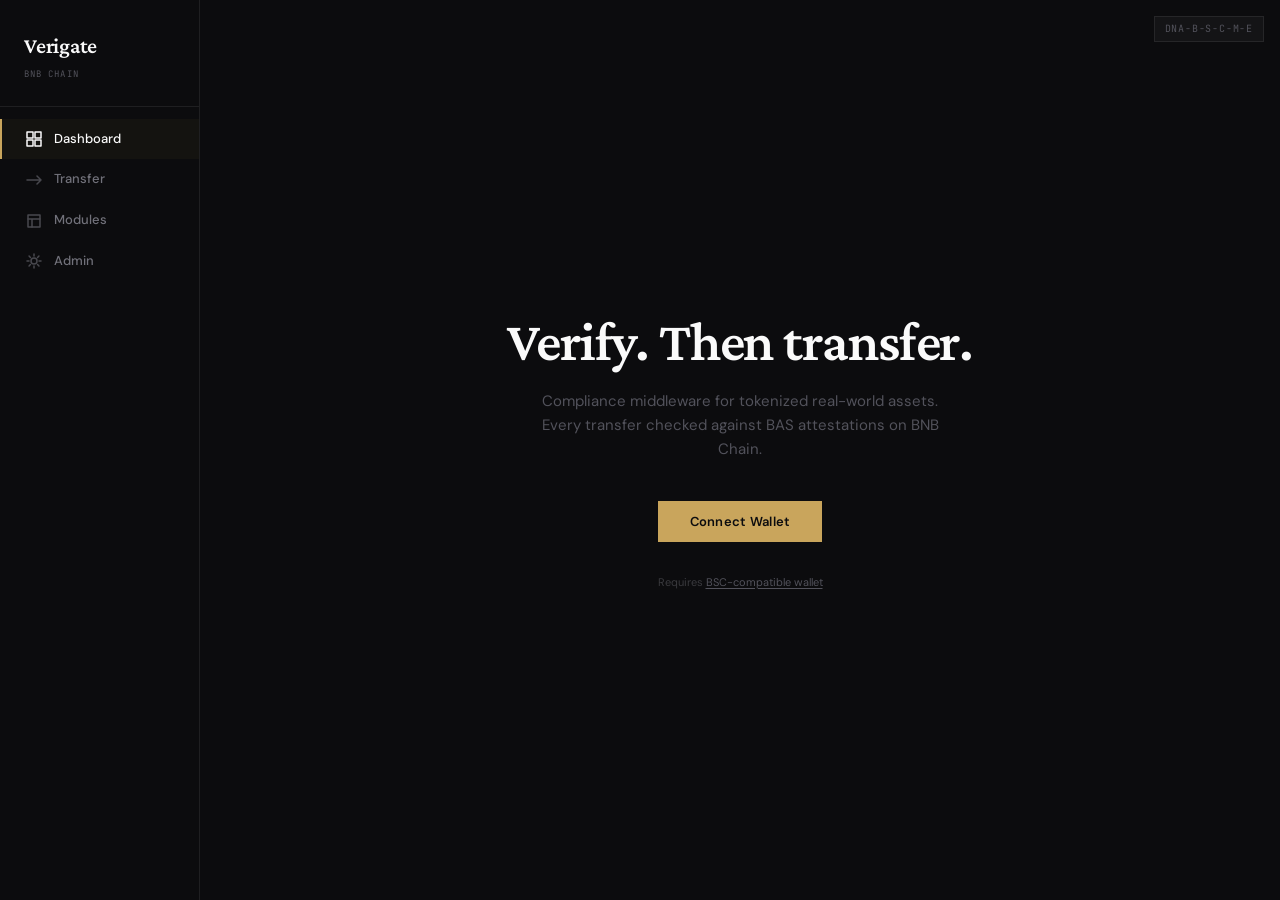
<file: proposals/proposal-3.html>
<!DOCTYPE html>
<html lang="en">
<head>
    <meta charset="UTF-8">
    <meta name="viewport" content="width=device-width, initial-scale=1.0">
    <title>Verigate — Proposal 3: Banking Editorial</title>

    <!-- UX ARCHITECTURE
    =====================================================================
    DNA: B-S-C-M-E (Bento, Side nav, Centered hero, Monochrome, Serif/Editorial)

    INFORMATION HIERARCHY:
    1. Hero (disconnected state) — single serif sentence, austere authority
    2. Sidebar — persistent navigation, wallet identity anchor
    3. Bento Dashboard (connected state) — varied cell sizes encode importance:
       - Token Overview (LARGE) — the primary object the user manages
       - Compliance Status (MEDIUM) — the gate that defines every action
       - Transfer Form (MEDIUM) — the core action
       - Active Modules (SMALL) — supporting configuration
       - Blocked Countries (SMALL) — supporting configuration
    4. Transfer Receipt — ephemeral confirmation, financial document pattern
    5. Issuer Admin — collapsible power-user sections

    DESIGN LANGUAGE:
    - Newspaper/Editorial: column grids, serif authority, information density
    - Stripe: polish, developer aesthetic, deep information architecture
    - Metaphor: regulatory filing / financial broadsheet

    INTERACTION MODEL:
    - Sidebar anchors identity and navigation (always visible on desktop)
    - Bento cells are scannable — no scrolling needed for primary data
    - Transfer form is always one click away
    - Admin sections collapse to reduce cognitive load for non-issuers
    ===================================================================== -->

    <link rel="preconnect" href="https://fonts.googleapis.com">
    <link rel="preconnect" href="https://fonts.gstatic.com" crossorigin>
    <link href="https://fonts.googleapis.com/css2?family=Crimson+Pro:ital,wght@0,400;0,500;0,600;0,700;1,400&family=DM+Sans:wght@400;500;600&family=JetBrains+Mono:wght@400;500&display=swap" rel="stylesheet">

    <style>
        /* ============================================================
           RESET & BASE
           ============================================================ */
        *, *::before, *::after {
            margin: 0;
            padding: 0;
            box-sizing: border-box;
        }

        :root {
            /* Monochrome palette — 5 warm grays from near-black */
            --black: #0C0C0E;
            --gray-900: #141416;
            --gray-800: #1C1C1F;
            --gray-700: #252528;
            --gray-500: #3A3A3E;
            --gray-400: #52525B;
            --gray-300: #71717A;
            --gray-200: #A1A1AA;
            --white: #FAFAFA;

            /* ONE accent: old gold */
            --gold: #C9A55C;
            --gold-dim: rgba(201, 165, 92, 0.15);
            --gold-hover: #D4B46A;

            /* Semantic — only these two colors beyond monochrome */
            --green: #22C55E;
            --red: #EF4444;

            /* Borders */
            --border: rgba(255, 255, 255, 0.08);
            --border-strong: rgba(255, 255, 255, 0.14);

            /* Typography scale */
            --font-serif: 'Crimson Pro', Georgia, 'Times New Roman', serif;
            --font-sans: 'DM Sans', -apple-system, BlinkMacSystemFont, sans-serif;
            --font-mono: 'JetBrains Mono', 'SF Mono', 'Consolas', monospace;

            /* Sidebar */
            --sidebar-width: 200px;
        }

        html {
            font-size: 14px;
            -webkit-font-smoothing: antialiased;
            -moz-osx-font-smoothing: grayscale;
        }

        body {
            font-family: var(--font-sans);
            background: var(--black);
            color: var(--gray-200);
            line-height: 1.6;
            min-height: 100vh;
        }

        /* ============================================================
           DNA BADGE — fixed top-right identifier
           ============================================================ */
        .dna-badge {
            position: fixed;
            top: 16px;
            right: 16px;
            z-index: 1000;
            font-family: var(--font-mono);
            font-size: 10px;
            letter-spacing: 0.08em;
            color: var(--gray-400);
            background: var(--gray-900);
            border: 1px solid var(--border);
            padding: 4px 10px;
            border-radius: 0;
        }

        /* ============================================================
           SIDEBAR — persistent vertical navigation
           ============================================================ */
        .sidebar {
            position: fixed;
            top: 0;
            left: 0;
            width: var(--sidebar-width);
            height: 100vh;
            background: var(--black);
            border-right: 1px solid var(--border);
            display: flex;
            flex-direction: column;
            z-index: 100;
        }

        .sidebar-logo {
            padding: 28px 24px 24px;
            border-bottom: 1px solid var(--border);
        }

        .sidebar-logo h1 {
            font-family: var(--font-serif);
            font-size: 22px;
            font-weight: 600;
            color: var(--white);
            letter-spacing: -0.01em;
        }

        .sidebar-logo span {
            display: block;
            font-family: var(--font-mono);
            font-size: 9px;
            color: var(--gray-400);
            letter-spacing: 0.12em;
            text-transform: uppercase;
            margin-top: 4px;
        }

        .sidebar-nav {
            flex: 1;
            padding: 12px 0;
        }

        .sidebar-nav a {
            display: flex;
            align-items: center;
            gap: 12px;
            padding: 10px 24px;
            color: var(--gray-300);
            text-decoration: none;
            font-size: 13px;
            font-weight: 500;
            transition: color 0.15s, background 0.15s;
            border-left: 2px solid transparent;
        }

        .sidebar-nav a:hover {
            color: var(--white);
            background: rgba(255, 255, 255, 0.02);
        }

        .sidebar-nav a.active {
            color: var(--white);
            border-left-color: var(--gold);
            background: rgba(201, 165, 92, 0.04);
        }

        .sidebar-nav a svg {
            width: 16px;
            height: 16px;
            opacity: 0.6;
            flex-shrink: 0;
        }

        .sidebar-nav a.active svg {
            opacity: 1;
        }

        .sidebar-wallet {
            padding: 16px 24px;
            border-top: 1px solid var(--border);
        }

        .sidebar-wallet-label {
            font-size: 9px;
            text-transform: uppercase;
            letter-spacing: 0.1em;
            color: var(--gray-400);
            margin-bottom: 4px;
        }

        .sidebar-wallet-address {
            font-family: var(--font-mono);
            font-size: 11px;
            color: var(--gray-300);
        }

        .sidebar-wallet-dot {
            display: inline-block;
            width: 6px;
            height: 6px;
            background: var(--green);
            border-radius: 50%;
            margin-right: 6px;
            vertical-align: middle;
        }

        /* ============================================================
           MAIN CONTENT AREA — right of sidebar
           ============================================================ */
        .main {
            margin-left: var(--sidebar-width);
            min-height: 100vh;
        }

        /* ============================================================
           HERO — disconnected state, centered serif authority
           ============================================================ */
        .hero {
            display: flex;
            flex-direction: column;
            align-items: center;
            justify-content: center;
            min-height: 100vh;
            padding: 40px;
            text-align: center;
        }

        .hero-heading {
            font-family: var(--font-serif);
            font-size: clamp(36px, 5vw, 56px);
            font-weight: 600;
            color: var(--white);
            letter-spacing: -0.02em;
            line-height: 1.15;
            margin-bottom: 16px;
        }

        .hero-sub {
            font-size: 15px;
            color: var(--gray-400);
            max-width: 400px;
            margin-bottom: 40px;
            line-height: 1.6;
        }

        .btn-connect {
            font-family: var(--font-sans);
            font-size: 13px;
            font-weight: 600;
            color: var(--black);
            background: var(--gold);
            border: none;
            border-radius: 0;
            padding: 12px 32px;
            cursor: pointer;
            letter-spacing: 0.02em;
            transition: background 0.15s;
        }

        .btn-connect:hover {
            background: var(--gold-hover);
        }

        .btn-connect:focus-visible {
            outline: 2px solid var(--gold);
            outline-offset: 2px;
        }

        .hero-footnote {
            margin-top: 32px;
            font-size: 11px;
            color: var(--gray-500);
        }

        .hero-footnote a {
            color: var(--gray-400);
            text-decoration: underline;
            text-underline-offset: 2px;
        }

        /* ============================================================
           DASHBOARD — connected state, bento grid
           ============================================================ */
        /* (Hidden by default, shown via JS toggle) */
        .dashboard {
            display: none;
            padding: 32px;
        }

        .dashboard.visible {
            display: block;
        }

        .dashboard-header {
            display: flex;
            align-items: baseline;
            justify-content: space-between;
            margin-bottom: 28px;
            padding-bottom: 16px;
            border-bottom: 1px solid var(--border);
        }

        .dashboard-header h2 {
            font-family: var(--font-serif);
            font-size: 24px;
            font-weight: 600;
            color: var(--white);
        }

        .dashboard-header-meta {
            font-family: var(--font-mono);
            font-size: 11px;
            color: var(--gray-400);
        }

        /* ============================================================
           BENTO GRID — varied cell sizes encode information importance
           ============================================================ */
        .bento {
            display: grid;
            grid-template-columns: 1fr 1fr;
            grid-template-rows: auto auto auto;
            gap: 1px;
            background: var(--border);
            border: 1px solid var(--border);
        }

        .bento-cell {
            background: var(--gray-900);
            padding: 28px;
        }

        /* Large cell: Token Overview spans 2 columns */
        .bento-cell--large {
            grid-column: 1 / -1;
        }

        /* Cell internal structure */
        .cell-label {
            font-size: 9px;
            text-transform: uppercase;
            letter-spacing: 0.12em;
            color: var(--gray-400);
            margin-bottom: 16px;
            font-weight: 500;
        }

        .cell-heading {
            font-family: var(--font-serif);
            font-size: 18px;
            font-weight: 600;
            color: var(--white);
            margin-bottom: 4px;
        }

        /* ============================================================
           TOKEN OVERVIEW — large bento cell
           ============================================================ */
        .token-overview {
            display: grid;
            grid-template-columns: 1fr 1fr 1fr;
            gap: 32px;
        }

        .token-stat-label {
            font-size: 11px;
            color: var(--gray-400);
            margin-bottom: 6px;
        }

        .token-stat-value {
            font-family: var(--font-mono);
            font-size: 13px;
            color: var(--gray-200);
            font-variant-numeric: tabular-nums;
        }

        .token-stat-value--gold {
            color: var(--gold);
            font-size: 28px;
            font-weight: 500;
        }

        .token-stat-value--large {
            font-size: 15px;
            color: var(--white);
        }

        .token-address {
            font-family: var(--font-mono);
            font-size: 11px;
            color: var(--gray-400);
            word-break: break-all;
            margin-top: 4px;
        }

        .token-footnote {
            font-size: 10px;
            color: var(--gray-500);
            margin-top: 6px;
        }

        /* ============================================================
           COMPLIANCE STATUS — medium bento cell
           ============================================================ */
        .compliance-status {
            font-family: var(--font-serif);
            font-size: 28px;
            font-weight: 700;
            letter-spacing: 0.06em;
            text-transform: uppercase;
        }

        .compliance-status--cleared {
            color: var(--green);
        }

        .compliance-status--restricted {
            color: var(--red);
        }

        .compliance-checks {
            margin-top: 20px;
            display: flex;
            flex-direction: column;
            gap: 10px;
        }

        .compliance-check {
            display: flex;
            align-items: center;
            gap: 8px;
            font-size: 12px;
        }

        .compliance-check-dot {
            width: 6px;
            height: 6px;
            border-radius: 50%;
            flex-shrink: 0;
        }

        .compliance-check-dot--pass { background: var(--green); }
        .compliance-check-dot--fail { background: var(--red); }

        .compliance-uid {
            font-family: var(--font-mono);
            font-size: 10px;
            color: var(--gray-500);
            margin-top: 16px;
            word-break: break-all;
        }

        .compliance-uid-label {
            color: var(--gray-400);
            font-family: var(--font-sans);
        }

        /* ============================================================
           TRANSFER FORM — medium bento cell
           ============================================================ */
        .form-group {
            margin-bottom: 16px;
        }

        .form-label {
            display: block;
            font-size: 11px;
            color: var(--gray-400);
            margin-bottom: 6px;
            letter-spacing: 0.02em;
        }

        .form-input-wrap {
            position: relative;
        }

        .form-input {
            width: 100%;
            background: var(--gray-800);
            border: 1px solid var(--border-strong);
            border-radius: 0;
            padding: 10px 12px;
            font-family: var(--font-mono);
            font-size: 13px;
            color: var(--white);
            outline: none;
            transition: border-color 0.15s;
        }

        .form-input::placeholder {
            color: var(--gray-500);
        }

        .form-input:focus {
            border-color: var(--gold);
        }

        .form-input-suffix {
            position: absolute;
            right: 12px;
            top: 50%;
            transform: translateY(-50%);
            font-family: var(--font-mono);
            font-size: 11px;
            color: var(--gray-400);
            pointer-events: none;
        }

        .form-input--with-suffix {
            padding-right: 60px;
        }

        .form-buttons {
            display: flex;
            gap: 1px;
            margin-top: 20px;
        }

        .btn {
            flex: 1;
            padding: 10px 16px;
            font-family: var(--font-sans);
            font-size: 12px;
            font-weight: 600;
            border: none;
            border-radius: 0;
            cursor: pointer;
            transition: background 0.15s, color 0.15s;
            letter-spacing: 0.02em;
        }

        .btn:focus-visible {
            outline: 2px solid var(--gold);
            outline-offset: 2px;
        }

        .btn--primary {
            background: var(--gold);
            color: var(--black);
        }

        .btn--primary:hover {
            background: var(--gold-hover);
        }

        .btn--secondary {
            background: var(--gray-700);
            color: var(--gray-200);
        }

        .btn--secondary:hover {
            background: var(--gray-500);
            color: var(--white);
        }

        .form-footnote {
            font-size: 10px;
            color: var(--gray-500);
            margin-top: 10px;
        }

        /* ============================================================
           ACTIVE MODULES — small bento cell
           ============================================================ */
        .module-list {
            list-style: none;
            display: flex;
            flex-direction: column;
            gap: 10px;
        }

        .module-item {
            display: flex;
            align-items: center;
            gap: 8px;
            font-size: 12px;
            color: var(--gray-200);
        }

        .module-dot {
            width: 6px;
            height: 6px;
            background: var(--green);
            border-radius: 50%;
            flex-shrink: 0;
        }

        .module-name {
            font-family: var(--font-mono);
            font-size: 12px;
        }

        /* ============================================================
           BLOCKED COUNTRIES — small bento cell
           ============================================================ */
        .country-tags {
            display: flex;
            flex-wrap: wrap;
            gap: 6px;
        }

        .country-tag {
            font-family: var(--font-mono);
            font-size: 11px;
            color: var(--red);
            background: rgba(239, 68, 68, 0.08);
            padding: 3px 8px;
            border: 1px solid rgba(239, 68, 68, 0.15);
            letter-spacing: 0.06em;
        }

        /* ============================================================
           TRANSFER RECEIPT — financial document pattern
           ============================================================ */
        .receipt {
            margin: 32px 0;
            border: 1px solid var(--border-strong);
            background: var(--gray-900);
        }

        .receipt-header {
            padding: 20px 28px;
            border-bottom: 1px solid var(--border);
            display: flex;
            align-items: baseline;
            justify-content: space-between;
        }

        .receipt-header h3 {
            font-family: var(--font-serif);
            font-size: 16px;
            font-weight: 600;
            color: var(--white);
        }

        .receipt-header-status {
            font-family: var(--font-mono);
            font-size: 11px;
            font-weight: 500;
            letter-spacing: 0.06em;
            text-transform: uppercase;
        }

        .receipt-header-status--success { color: var(--green); }
        .receipt-header-status--failed { color: var(--red); }

        .receipt-body {
            padding: 0;
        }

        .receipt-row {
            display: flex;
            justify-content: space-between;
            align-items: baseline;
            padding: 12px 28px;
            border-bottom: 1px solid var(--border);
        }

        .receipt-row:last-child {
            border-bottom: none;
        }

        .receipt-row-label {
            font-size: 12px;
            color: var(--gray-400);
        }

        .receipt-row-value {
            font-family: var(--font-mono);
            font-size: 12px;
            color: var(--gray-200);
            text-align: right;
            font-variant-numeric: tabular-nums;
            word-break: break-all;
            max-width: 60%;
        }

        .receipt-row-value--gold {
            color: var(--gold);
            font-size: 14px;
            font-weight: 500;
        }

        /* ============================================================
           ISSUER ADMIN — collapsible sections
           ============================================================ */
        .admin-section {
            margin-top: 32px;
        }

        .admin-section-header {
            display: flex;
            align-items: baseline;
            justify-content: space-between;
            padding-bottom: 12px;
            border-bottom: 1px solid var(--border);
            margin-bottom: 20px;
        }

        .admin-section-header h3 {
            font-family: var(--font-serif);
            font-size: 20px;
            font-weight: 600;
            color: var(--white);
        }

        .admin-collapse-btn {
            background: none;
            border: none;
            font-family: var(--font-mono);
            font-size: 11px;
            color: var(--gray-400);
            cursor: pointer;
            padding: 4px 8px;
        }

        .admin-collapse-btn:hover {
            color: var(--white);
        }

        .admin-collapse-btn:focus-visible {
            outline: 2px solid var(--gold);
            outline-offset: 2px;
        }

        .admin-collapsible {
            overflow: hidden;
            transition: max-height 0.25s ease;
        }

        .admin-collapsible.collapsed {
            max-height: 0 !important;
        }

        .admin-grid {
            display: grid;
            grid-template-columns: 1fr 1fr;
            gap: 1px;
            background: var(--border);
            border: 1px solid var(--border);
            margin-bottom: 16px;
        }

        .admin-card {
            background: var(--gray-900);
            padding: 20px 24px;
        }

        .admin-card-label {
            font-size: 9px;
            text-transform: uppercase;
            letter-spacing: 0.12em;
            color: var(--gray-400);
            margin-bottom: 8px;
        }

        .admin-card-value {
            font-family: var(--font-mono);
            font-size: 13px;
            color: var(--gray-200);
        }

        .admin-card-action {
            margin-top: 12px;
        }

        .btn--small {
            padding: 6px 14px;
            font-size: 11px;
        }

        /* ============================================================
           FOOTER — inspiration citation
           ============================================================ */
        .footer {
            padding: 32px;
            margin-top: 48px;
            border-top: 1px solid var(--border);
            display: flex;
            align-items: baseline;
            justify-content: space-between;
        }

        .footer-citation {
            font-size: 10px;
            color: var(--gray-500);
        }

        .footer-citation em {
            font-family: var(--font-serif);
            font-style: italic;
            color: var(--gray-400);
        }

        .footer-version {
            font-family: var(--font-mono);
            font-size: 10px;
            color: var(--gray-500);
        }

        /* ============================================================
           STATE TOGGLE — show hero OR dashboard
           ============================================================ */
        .hero.hidden { display: none; }

        /* ============================================================
           RESPONSIVE — sidebar becomes bottom nav, bento single col
           ============================================================ */
        @media (max-width: 768px) {
            .sidebar {
                position: fixed;
                top: auto;
                bottom: 0;
                left: 0;
                width: 100%;
                height: auto;
                flex-direction: row;
                border-right: none;
                border-top: 1px solid var(--border);
            }

            .sidebar-logo {
                display: none;
            }

            .sidebar-nav {
                display: flex;
                padding: 0;
                flex: 1;
            }

            .sidebar-nav a {
                flex: 1;
                flex-direction: column;
                gap: 4px;
                padding: 10px 8px;
                font-size: 10px;
                text-align: center;
                border-left: none;
                border-top: 2px solid transparent;
            }

            .sidebar-nav a.active {
                border-left-color: transparent;
                border-top-color: var(--gold);
            }

            .sidebar-nav a span.nav-text {
                display: block;
            }

            .sidebar-wallet {
                display: none;
            }

            .main {
                margin-left: 0;
                padding-bottom: 72px;
            }

            .bento {
                grid-template-columns: 1fr;
            }

            .bento-cell--large {
                grid-column: 1;
            }

            .token-overview {
                grid-template-columns: 1fr;
                gap: 20px;
            }

            .admin-grid {
                grid-template-columns: 1fr;
            }

            .hero {
                padding: 32px 20px;
            }

            .dashboard {
                padding: 20px;
            }

            .receipt-row {
                flex-direction: column;
                gap: 4px;
            }

            .receipt-row-value {
                text-align: left;
                max-width: 100%;
            }

            .footer {
                flex-direction: column;
                gap: 8px;
                padding: 20px;
            }

            .dna-badge {
                top: 8px;
                right: 8px;
            }
        }

        /* ============================================================
           ACCESSIBILITY
           ============================================================ */
        @media (prefers-reduced-motion: reduce) {
            .admin-collapsible {
                transition: none;
            }
        }

        /* Skip link */
        .skip-link {
            position: absolute;
            top: -40px;
            left: 0;
            background: var(--gold);
            color: var(--black);
            padding: 8px 16px;
            z-index: 10000;
            font-size: 13px;
            font-weight: 600;
        }

        .skip-link:focus {
            top: 0;
        }

        /* Focus styles for all interactive elements */
        a:focus-visible,
        button:focus-visible,
        input:focus-visible {
            outline: 2px solid var(--gold);
            outline-offset: 2px;
        }

        /* Screen reader only */
        .sr-only {
            position: absolute;
            width: 1px;
            height: 1px;
            padding: 0;
            margin: -1px;
            overflow: hidden;
            clip: rect(0, 0, 0, 0);
            white-space: nowrap;
            border: 0;
        }
    </style>
</head>
<body>
    <!-- Skip navigation for accessibility -->
    <a href="#main-content" class="skip-link">Skip to main content</a>

    <!-- DNA Badge — fixed identifier -->
    <div class="dna-badge" aria-hidden="true">DNA-B-S-C-M-E</div>

    <!-- ================================================================
         SIDEBAR — persistent vertical navigation
         200px, dark, serif logo, 4 nav items, wallet at bottom
         ================================================================ -->
    <nav class="sidebar" aria-label="Primary navigation">
        <div class="sidebar-logo">
            <h1>Verigate</h1>
            <span>BNB Chain</span>
        </div>

        <div class="sidebar-nav" role="navigation">
            <!-- Dashboard (active) -->
            <a href="#" class="active" aria-current="page">
                <svg viewBox="0 0 16 16" fill="none" stroke="currentColor" stroke-width="1.5" stroke-linecap="round" stroke-linejoin="round">
                    <rect x="1" y="1" width="6" height="6"/>
                    <rect x="9" y="1" width="6" height="6"/>
                    <rect x="1" y="9" width="6" height="6"/>
                    <rect x="9" y="9" width="6" height="6"/>
                </svg>
                <span class="nav-text">Dashboard</span>
            </a>

            <!-- Transfer -->
            <a href="#">
                <svg viewBox="0 0 16 16" fill="none" stroke="currentColor" stroke-width="1.5" stroke-linecap="round" stroke-linejoin="round">
                    <path d="M1 8h14M11 4l4 4-4 4"/>
                </svg>
                <span class="nav-text">Transfer</span>
            </a>

            <!-- Modules -->
            <a href="#">
                <svg viewBox="0 0 16 16" fill="none" stroke="currentColor" stroke-width="1.5" stroke-linecap="round" stroke-linejoin="round">
                    <rect x="2" y="2" width="12" height="12" rx="0"/>
                    <path d="M2 6h12M6 6v8"/>
                </svg>
                <span class="nav-text">Modules</span>
            </a>

            <!-- Admin -->
            <a href="#">
                <svg viewBox="0 0 16 16" fill="none" stroke="currentColor" stroke-width="1.5" stroke-linecap="round" stroke-linejoin="round">
                    <circle cx="8" cy="8" r="3"/>
                    <path d="M8 1v2M8 13v2M1 8h2M13 8h2M3.05 3.05l1.41 1.41M11.54 11.54l1.41 1.41M3.05 12.95l1.41-1.41M11.54 4.46l1.41-1.41"/>
                </svg>
                <span class="nav-text">Admin</span>
            </a>
        </div>

        <div class="sidebar-wallet" id="sidebar-wallet" style="display: none;">
            <div class="sidebar-wallet-label">Connected</div>
            <div class="sidebar-wallet-address">
                <span class="sidebar-wallet-dot" aria-hidden="true"></span>
                0x7a3B...9f2E
            </div>
        </div>
    </nav>

    <!-- ================================================================
         MAIN CONTENT
         ================================================================ -->
    <main class="main" id="main-content">

        <!-- ============================================================
             HERO — disconnected state
             Centered serif heading, austere and commanding
             ============================================================ -->
        <section class="hero" id="hero-section" aria-label="Connect wallet">
            <h2 class="hero-heading">Verify. Then transfer.</h2>
            <p class="hero-sub">
                Compliance middleware for tokenized real-world assets.
                Every transfer checked against BAS attestations on BNB Chain.
            </p>
            <button class="btn-connect" id="btn-connect" type="button" aria-label="Connect your wallet">
                Connect Wallet
            </button>
            <p class="hero-footnote">
                Requires <a href="#" aria-label="Learn about BNB Smart Chain wallets">BSC-compatible wallet</a>
            </p>
        </section>

        <!-- ============================================================
             DASHBOARD — connected state (hidden until wallet connects)
             Bento grid with varied cell sizes
             ============================================================ -->
        <section class="dashboard" id="dashboard-section" aria-label="Dashboard">

            <div class="dashboard-header">
                <h2>Dashboard</h2>
                <span class="dashboard-header-meta">Block 41,283,091</span>
            </div>

            <!-- BENTO GRID
                 Large: Token Overview (2 cols)
                 Medium: Compliance Status | Transfer Form
                 Small: Active Modules | Blocked Countries
            -->
            <div class="bento" role="grid" aria-label="Dashboard overview">

                <!-- ============================
                     LARGE CELL: Token Overview
                     Spans full width (2 columns)
                     ============================ -->
                <div class="bento-cell bento-cell--large" role="gridcell">
                    <div class="cell-label">Token Overview</div>
                    <div class="token-overview">
                        <div>
                            <div class="token-stat-label">Balance</div>
                            <div class="token-stat-value token-stat-value--gold" aria-label="Balance: 12,450.00 VGATE">
                                12,450.00
                            </div>
                            <div class="token-footnote">Wallet balance at last confirmed block</div>
                        </div>
                        <div>
                            <div class="token-stat-label">Token</div>
                            <div class="token-stat-value token-stat-value--large">VeriGate Token</div>
                            <div class="token-stat-value" style="margin-top: 2px;">VGATE</div>
                            <div class="token-footnote">BEP-20 compliant</div>
                        </div>
                        <div>
                            <div class="token-stat-label">Total Supply</div>
                            <div class="token-stat-value" style="text-align: right;">100,000,000.00</div>
                            <div class="token-address" style="text-align: right; margin-top: 8px;">
                                Engine: 0x1a2B...8cDE
                            </div>
                            <div class="token-footnote" style="text-align: right;">
                                Compliance engine contract
                            </div>
                        </div>
                    </div>
                </div>

                <!-- ============================
                     MEDIUM CELL: Compliance Status
                     ============================ -->
                <div class="bento-cell" role="gridcell">
                    <div class="cell-label">Compliance Status</div>
                    <div class="compliance-status compliance-status--cleared" aria-label="Status: Cleared">
                        Cleared
                    </div>

                    <div class="compliance-checks" role="list" aria-label="Compliance checks">
                        <div class="compliance-check" role="listitem">
                            <span class="compliance-check-dot compliance-check-dot--pass" aria-hidden="true"></span>
                            <span>BAS attestation valid</span>
                        </div>
                        <div class="compliance-check" role="listitem">
                            <span class="compliance-check-dot compliance-check-dot--pass" aria-hidden="true"></span>
                            <span>Account not frozen</span>
                        </div>
                        <div class="compliance-check" role="listitem">
                            <span class="compliance-check-dot compliance-check-dot--pass" aria-hidden="true"></span>
                            <span>Country check passed</span>
                        </div>
                    </div>

                    <div class="compliance-uid">
                        <span class="compliance-uid-label">Attestation UID: </span>
                        0x8f3a...b71c9d2e4a6f
                    </div>
                </div>

                <!-- ============================
                     MEDIUM CELL: Transfer Form
                     ============================ -->
                <div class="bento-cell" role="gridcell">
                    <div class="cell-label">Transfer</div>

                    <form id="transfer-form" aria-label="Transfer tokens">
                        <div class="form-group">
                            <label class="form-label" for="recipient">Recipient Address</label>
                            <input class="form-input" type="text" id="recipient"
                                   placeholder="0x..." autocomplete="off"
                                   aria-describedby="recipient-note">
                            <div class="form-footnote" id="recipient-note">Must hold valid BAS attestation</div>
                        </div>

                        <div class="form-group">
                            <label class="form-label" for="amount">Amount</label>
                            <div class="form-input-wrap">
                                <input class="form-input form-input--with-suffix" type="text" id="amount"
                                       placeholder="0.00" inputmode="decimal" autocomplete="off">
                                <span class="form-input-suffix" aria-hidden="true">VGATE</span>
                            </div>
                        </div>

                        <div class="form-buttons">
                            <button type="button" class="btn btn--primary" id="btn-transfer">Transfer</button>
                            <button type="button" class="btn btn--secondary" id="btn-check">Check</button>
                        </div>

                        <div class="form-footnote" style="margin-top: 12px;">
                            Compliance verified before execution
                        </div>
                    </form>
                </div>

                <!-- ============================
                     SMALL CELL: Active Modules
                     ============================ -->
                <div class="bento-cell" role="gridcell">
                    <div class="cell-label">Active Modules</div>
                    <ul class="module-list" aria-label="Active compliance modules">
                        <li class="module-item">
                            <span class="module-dot" aria-hidden="true"></span>
                            <span class="module-name">CountryRestriction</span>
                        </li>
                        <li class="module-item">
                            <span class="module-dot" aria-hidden="true"></span>
                            <span class="module-name">AttestationGuard</span>
                        </li>
                        <li class="module-item">
                            <span class="module-dot" aria-hidden="true"></span>
                            <span class="module-name">TransferFreeze</span>
                        </li>
                    </ul>
                    <div class="token-footnote" style="margin-top: 12px;">3 of 5 modules active</div>
                </div>

                <!-- ============================
                     SMALL CELL: Blocked Countries
                     ============================ -->
                <div class="bento-cell" role="gridcell">
                    <div class="cell-label">Blocked Jurisdictions</div>
                    <div class="country-tags" aria-label="Blocked country codes">
                        <span class="country-tag" aria-label="North Korea">KP</span>
                        <span class="country-tag" aria-label="Iran">IR</span>
                        <span class="country-tag" aria-label="Syria">SY</span>
                    </div>
                    <div class="token-footnote" style="margin-top: 12px;">
                        OFAC sanctions list, updated weekly
                    </div>
                </div>
            </div>

            <!-- ============================================================
                 TRANSFER RECEIPT — financial document pattern
                 Shown after a transfer is submitted
                 ============================================================ -->
            <div class="receipt" id="receipt-section" role="region" aria-label="Transfer receipt">
                <div class="receipt-header">
                    <h3>Transfer Receipt</h3>
                    <span class="receipt-header-status receipt-header-status--success">Confirmed</span>
                </div>
                <div class="receipt-body">
                    <div class="receipt-row">
                        <span class="receipt-row-label">Date</span>
                        <span class="receipt-row-value">2026-03-31 14:23:07 UTC</span>
                    </div>
                    <div class="receipt-row">
                        <span class="receipt-row-label">From</span>
                        <span class="receipt-row-value">0x7a3B91cD45eF2b8A1d6C0e3F4a5B9c7D8E1f2A3B</span>
                    </div>
                    <div class="receipt-row">
                        <span class="receipt-row-label">To</span>
                        <span class="receipt-row-value">0x4c2D83aE67bF9d1C5e0A3B6F8d2E7c4A9b1D5f3E</span>
                    </div>
                    <div class="receipt-row">
                        <span class="receipt-row-label">Amount</span>
                        <span class="receipt-row-value receipt-row-value--gold">1,500.00 VGATE</span>
                    </div>
                    <div class="receipt-row">
                        <span class="receipt-row-label">Compliance</span>
                        <span class="receipt-row-value" style="color: var(--green);">PASSED</span>
                    </div>
                    <div class="receipt-row">
                        <span class="receipt-row-label">Tx Hash</span>
                        <span class="receipt-row-value">0xae47f...c39b2d</span>
                    </div>
                </div>
            </div>

            <!-- ============================================================
                 ISSUER ADMIN — collapsible power-user sections
                 ============================================================ -->
            <section class="admin-section" aria-label="Issuer administration">
                <div class="admin-section-header">
                    <h3>Issuer Administration</h3>
                    <button class="admin-collapse-btn" data-target="admin-content"
                            aria-expanded="true" aria-controls="admin-content">
                        Collapse
                    </button>
                </div>

                <div class="admin-collapsible" id="admin-content" style="max-height: 600px;">
                    <div class="admin-grid">
                        <div class="admin-card">
                            <div class="admin-card-label">Freeze Account</div>
                            <div class="admin-card-value" style="color: var(--gray-300); font-family: var(--font-sans); font-size: 12px;">
                                Restrict an address from all transfers
                            </div>
                            <div class="admin-card-action">
                                <input class="form-input" type="text" placeholder="0x..." style="margin-bottom: 8px;"
                                       aria-label="Address to freeze">
                                <button class="btn btn--secondary btn--small">Freeze</button>
                            </div>
                        </div>
                        <div class="admin-card">
                            <div class="admin-card-label">Module Management</div>
                            <div class="admin-card-value" style="color: var(--gray-300); font-family: var(--font-sans); font-size: 12px;">
                                Attach or remove compliance modules
                            </div>
                            <div class="admin-card-action">
                                <input class="form-input" type="text" placeholder="Module address..." style="margin-bottom: 8px;"
                                       aria-label="Module contract address">
                                <div style="display: flex; gap: 1px;">
                                    <button class="btn btn--primary btn--small" style="flex: 1;">Attach</button>
                                    <button class="btn btn--secondary btn--small" style="flex: 1;">Remove</button>
                                </div>
                            </div>
                        </div>
                        <div class="admin-card">
                            <div class="admin-card-label">Set Country Restriction</div>
                            <div class="admin-card-value" style="color: var(--gray-300); font-family: var(--font-sans); font-size: 12px;">
                                Block transfers to/from country code
                            </div>
                            <div class="admin-card-action">
                                <input class="form-input" type="text" placeholder="Country code (e.g. KP)" style="margin-bottom: 8px;"
                                       aria-label="Country code to restrict" maxlength="2">
                                <button class="btn btn--secondary btn--small">Add Restriction</button>
                            </div>
                        </div>
                        <div class="admin-card">
                            <div class="admin-card-label">Token Identity</div>
                            <div class="admin-card-value">
                                <div style="font-family: var(--font-sans); font-size: 12px; color: var(--gray-300); margin-bottom: 8px;">
                                    On-chain identity registry
                                </div>
                                <div style="font-size: 11px; color: var(--gray-400); margin-bottom: 4px;">Engine</div>
                                <div style="font-family: var(--font-mono); font-size: 10px; word-break: break-all;">
                                    0x1a2B3c4D5e6F7a8B9c0D1e2F3a4B5c6D7e8F9a0B
                                </div>
                                <div style="font-size: 11px; color: var(--gray-400); margin-top: 8px; margin-bottom: 4px;">Owner</div>
                                <div style="font-family: var(--font-mono); font-size: 10px; word-break: break-all;">
                                    0x7a3B91cD45eF2b8A1d6C0e3F4a5B9c7D8E1f2A3B
                                </div>
                            </div>
                        </div>
                    </div>
                </div>
            </section>

            <!-- ============================================================
                 FOOTER — inspiration citation
                 ============================================================ -->
            <footer class="footer" role="contentinfo">
                <div class="footer-citation">
                    Design inspiration: <em>Newspaper/Editorial</em> + <em>Stripe</em>
                </div>
                <div class="footer-version">Proposal 3 of 3</div>
            </footer>
        </section>
    </main>

    <!-- ================================================================
         INTERACTION LOGIC
         Toggle between hero (disconnected) and dashboard (connected)
         Collapsible admin sections
         ================================================================ -->
    <script>
        // State toggle: hero ↔ dashboard
        const btnConnect = document.getElementById('btn-connect');
        const heroSection = document.getElementById('hero-section');
        const dashboardSection = document.getElementById('dashboard-section');
        const sidebarWallet = document.getElementById('sidebar-wallet');

        btnConnect.addEventListener('click', function() {
            heroSection.classList.add('hidden');
            dashboardSection.classList.add('visible');
            sidebarWallet.style.display = 'block';
        });

        // Collapsible admin sections
        document.querySelectorAll('.admin-collapse-btn').forEach(function(btn) {
            btn.addEventListener('click', function() {
                const targetId = this.getAttribute('data-target');
                const target = document.getElementById(targetId);
                const isCollapsed = target.classList.contains('collapsed');

                if (isCollapsed) {
                    target.classList.remove('collapsed');
                    this.textContent = 'Collapse';
                    this.setAttribute('aria-expanded', 'true');
                } else {
                    target.classList.add('collapsed');
                    this.textContent = 'Expand';
                    this.setAttribute('aria-expanded', 'false');
                }
            });
        });

        // Transfer button interaction (visual feedback only)
        const btnTransfer = document.getElementById('btn-transfer');
        if (btnTransfer) {
            btnTransfer.addEventListener('click', function() {
                const receipt = document.getElementById('receipt-section');
                if (receipt) {
                    receipt.scrollIntoView({ behavior: 'smooth', block: 'start' });
                    receipt.style.borderColor = 'var(--gold)';
                    setTimeout(function() {
                        receipt.style.borderColor = '';
                    }, 1500);
                }
            });
        }
    </script>
</body>
</html>
</file>
